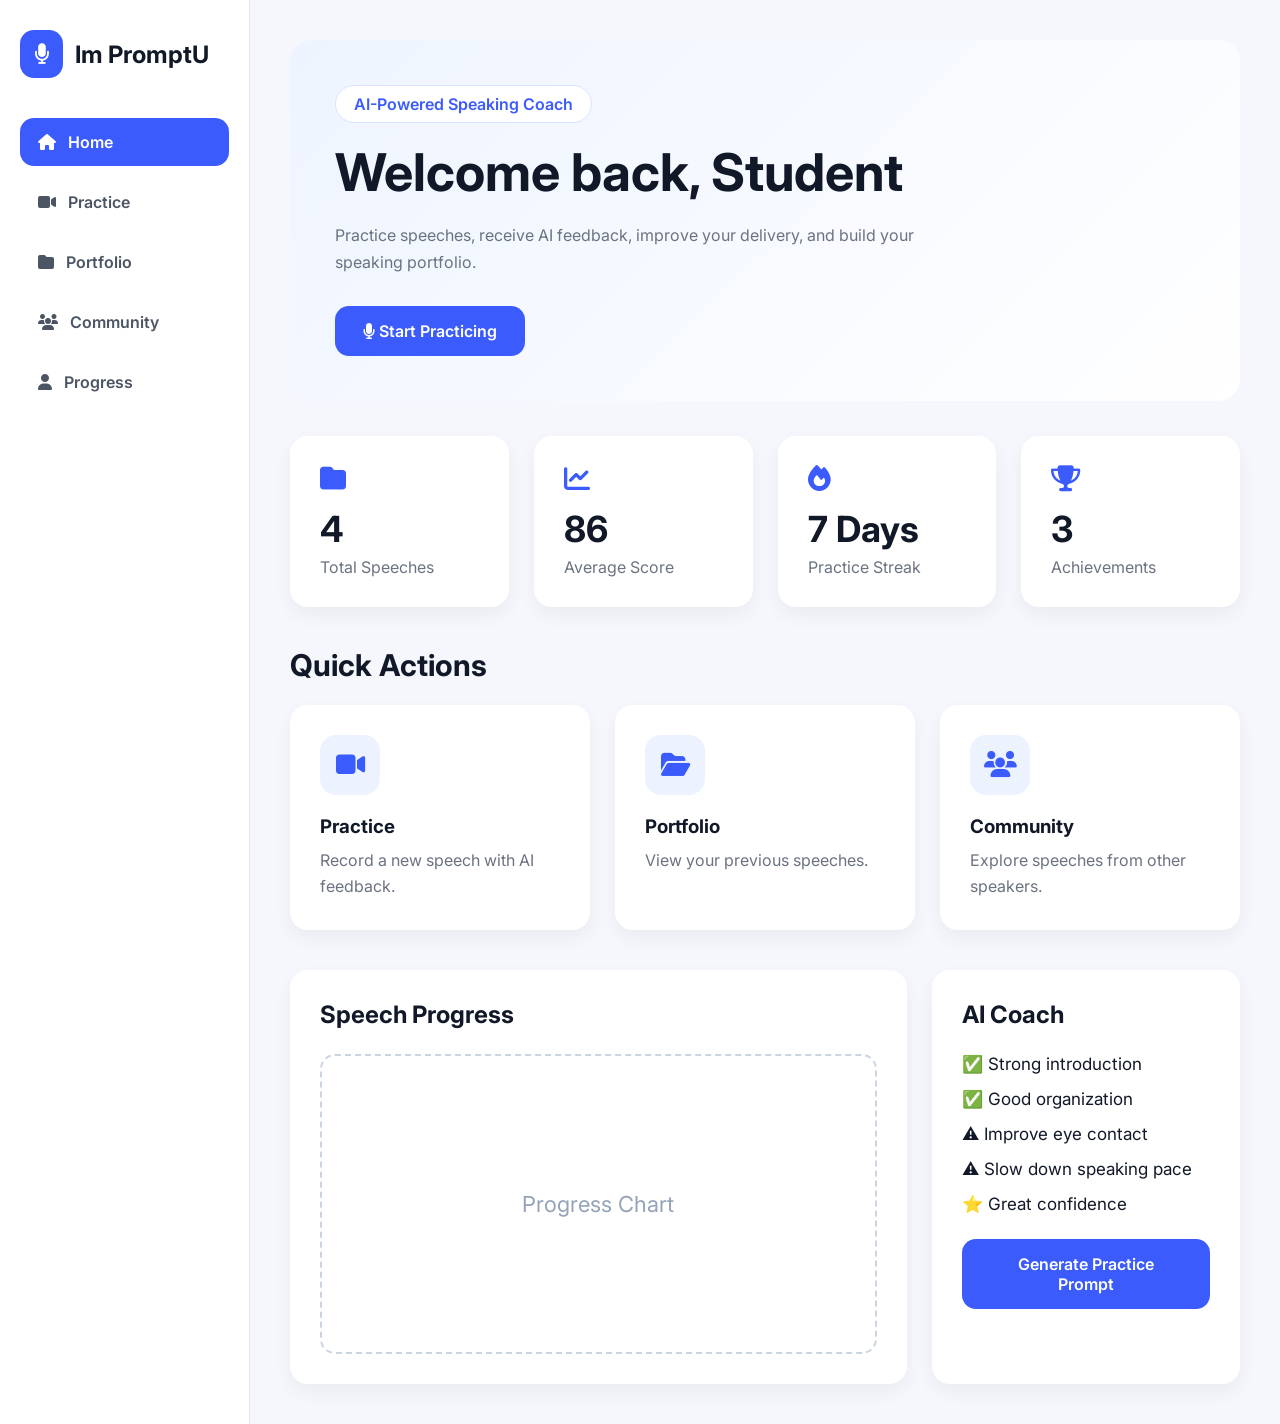
<file: Frontend/html files(structure)/index.html>
<!DOCTYPE html>
<html lang="en">
<head>
    <meta charset="UTF-8">
    <meta name="viewport" content="width=device-width, initial-scale=1.0">
    <title>SpeakUp AI</title>

<link rel="stylesheet" href="../css files(Design)/style.css">

    <link href="https://fonts.googleapis.com/css2?family=Inter:wght@300;400;500;600;700;800&display=swap" rel="stylesheet">

    <link rel="stylesheet"
    href="https://cdnjs.cloudflare.com/ajax/libs/font-awesome/6.5.2/css/all.min.css">
</head>

<body>

<div class="container">

    <!-- Sidebar -->

    <aside class="sidebar">

        <div class="logo">
            <i class="fa-solid fa-microphone"></i>
            <h2>Im PromptU</h2>
        </div>

        <nav>

            <a class="active" href="#">
                <i class="fa-solid fa-house"></i>
                Home
            </a>

            <a href="practice.html">
                <i class="fa-solid fa-video"></i>
                Practice
            </a>

            <a href="portfolio.html">
                <i class="fa-solid fa-folder"></i>
                Portfolio
            </a>

            <a href="community.html">
                <i class="fa-solid fa-users"></i>
                Community
            </a>

            <a href="progress.html">
                <i class="fa-solid fa-user"></i>
                Progress
            </a>

        </nav>

    </aside>

    <!-- Main Content -->

    <main class="main">

        <!-- Hero -->

        <section class="hero">

            <span class="badge">
                AI-Powered Speaking Coach
            </span>

            <h1>Welcome back, Student </h1>

            <p>
                Practice speeches, receive AI feedback,
                improve your delivery, and build your speaking portfolio.
            </p>

            <button class="primary-btn">
                <i class="fa-solid fa-microphone"></i>
                Start Practicing
            </button>

        </section>

        <!-- Stats -->

        <section class="stats">

            <div class="card">
                <i class="fa-solid fa-folder"></i>
                <h2>4</h2>
                <p>Total Speeches</p>
            </div>

            <div class="card">
                <i class="fa-solid fa-chart-line"></i>
                <h2>86</h2>
                <p>Average Score</p>
            </div>

            <div class="card">
                <i class="fa-solid fa-fire"></i>
                <h2>7 Days</h2>
                <p>Practice Streak</p>
            </div>

            <div class="card">
                <i class="fa-solid fa-trophy"></i>
                <h2>3</h2>
                <p>Achievements</p>
            </div>

        </section>

        <!-- Quick Actions -->

        <h2 class="section-title">Quick Actions</h2>

        <section class="actions">

            <div class="action-card">
                <i class="fa-solid fa-video"></i>
                <h3>Practice</h3>
                <p>Record a new speech with AI feedback.</p>
            </div>

            <div class="action-card">
                <i class="fa-solid fa-folder-open"></i>
                <h3>Portfolio</h3>
                <p>View your previous speeches.</p>
            </div>

            <div class="action-card">
                <i class="fa-solid fa-users"></i>
                <h3>Community</h3>
                <p>Explore speeches from other speakers.</p>
            </div>

        </section>

        <!-- Progress -->

        <section class="progress">

            <div class="large-card">

                <h2>Speech Progress</h2>

                <div class="chart-placeholder">

                    Progress Chart

                </div>

            </div>

            <div class="large-card">

                <h2>AI Coach</h2>

                <ul>

                    <li>✅ Strong introduction</li>

                    <li>✅ Good organization</li>

                    <li>⚠ Improve eye contact</li>

                    <li>⚠ Slow down speaking pace</li>

                    <li>⭐ Great confidence</li>

                </ul>

                <button class="primary-btn">

                    Generate Practice Prompt

                </button>

            </div>

        </section>

    </main>

</div>

<script src="../js files (Functionality)/app.js"></script>

</body>
</html>
</file>
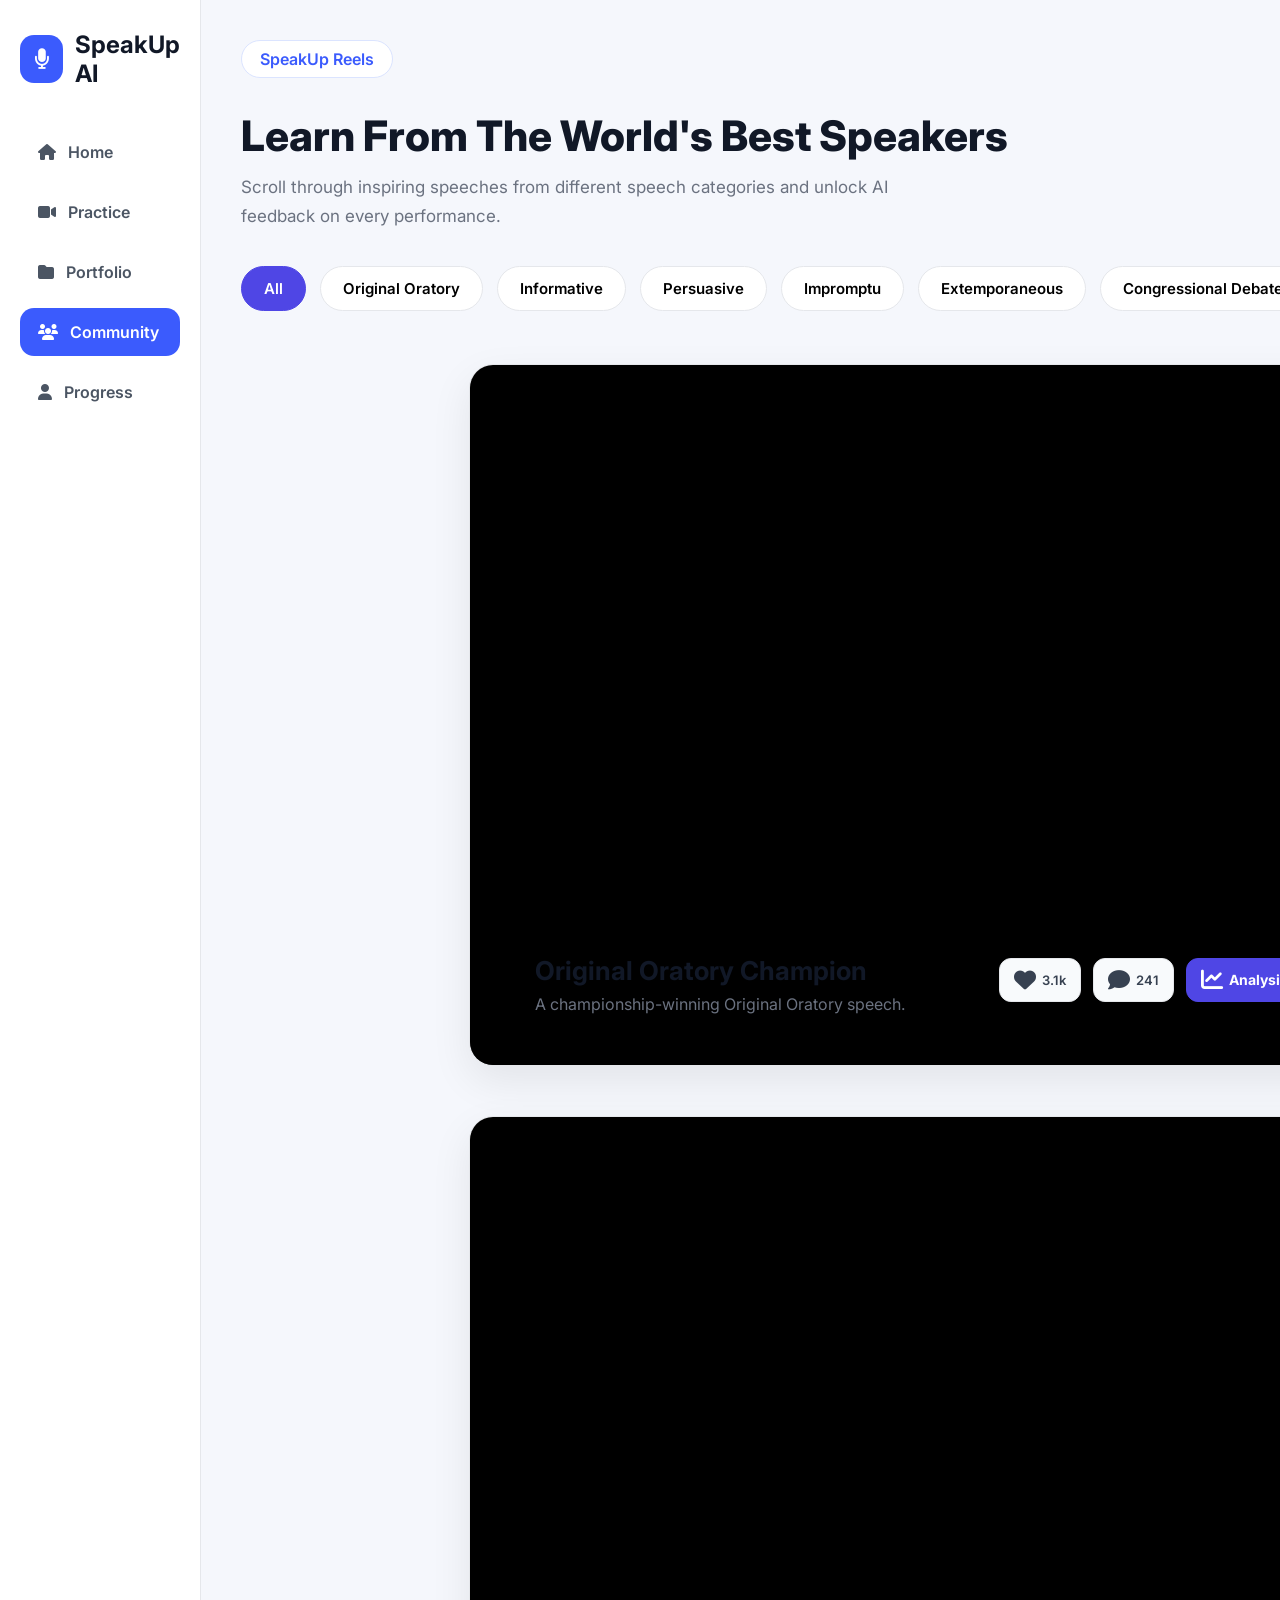
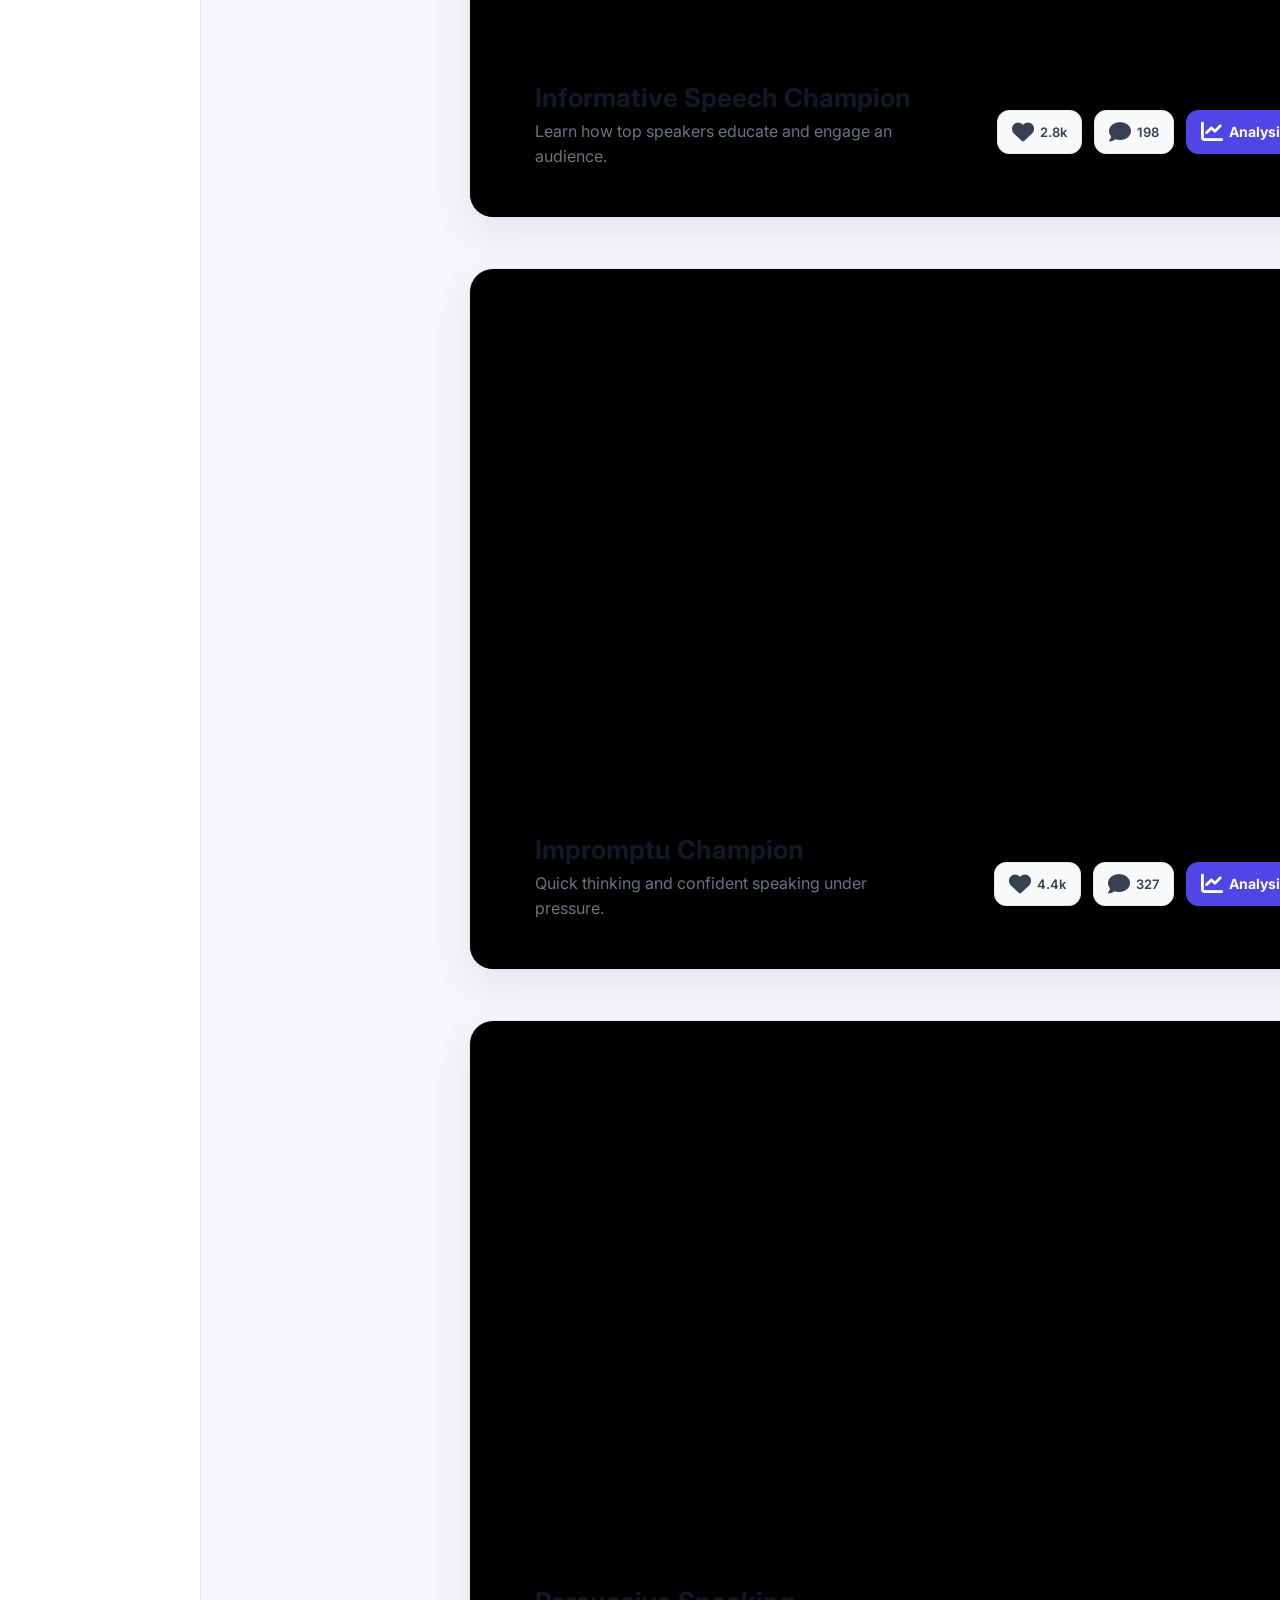
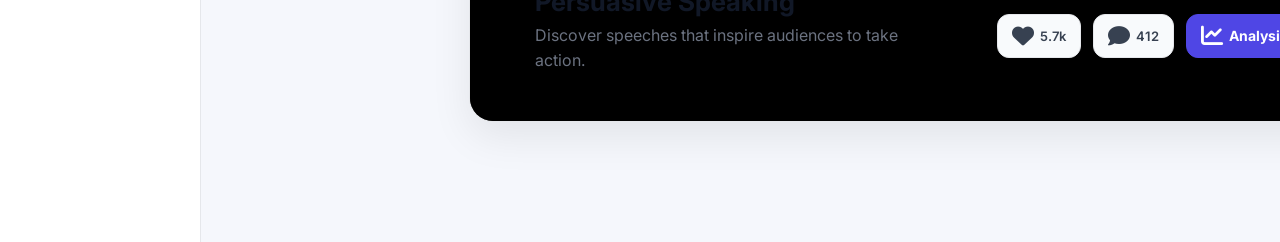
<file: Frontend/html files(structure)/community.html>
<!DOCTYPE html>
<html lang="en">

<head>

    <meta charset="UTF-8">

    <meta name="viewport"
          content="width=device-width, initial-scale=1.0">

    <title>SpeakUp AI | Community</title>

    <!-- Main CSS -->
    <link rel="stylesheet"
          href="../css files(Design)/style.css">

    <!-- Community CSS -->
    <link rel="stylesheet"
          href="../css files(Design)/community.css">

    <!-- Google Font -->
    <link href="https://fonts.googleapis.com/css2?family=Inter:wght@300;400;500;600;700;800&display=swap"
          rel="stylesheet">

    <!-- Font Awesome -->
    <link rel="stylesheet"
          href="https://cdnjs.cloudflare.com/ajax/libs/font-awesome/6.5.2/css/all.min.css">

</head>

<body>

<div class="container">

<!-- =====================================
SIDEBAR
===================================== -->

<aside class="sidebar">

    <div class="logo">

        <i class="fa-solid fa-microphone"></i>

        <h2>SpeakUp AI</h2>

    </div>

    <nav>

        <a href="index.html">

            <i class="fa-solid fa-house"></i>

            Home

        </a>

        <a href="practice.html">

            <i class="fa-solid fa-video"></i>

            Practice

        </a>

        <a href="portfolio.html">

            <i class="fa-solid fa-folder"></i>

            Portfolio

        </a>

        <a class="active"
           href="community.html">

            <i class="fa-solid fa-users"></i>

            Community

        </a>

        <a href="progress.html">

            <i class="fa-solid fa-user"></i>

            Progress

        </a>

    </nav>

</aside>

<!-- =====================================
MAIN CONTENT
===================================== -->

<main class="main">

<section class="community-header">

    <span class="badge">

        SpeakUp Reels

    </span>

    <h1>

        Learn From The World's Best Speakers

    </h1>

    <p>

        Scroll through inspiring speeches from different
        speech categories and unlock AI feedback on every
        performance.

    </p>

</section>

<!-- =====================================
CATEGORY BAR
===================================== -->

<div class="category-bar">

<button class="category active">

    All

</button>

<button class="category">

    Original Oratory

</button>

<button class="category">

    Informative

</button>

<button class="category">

    Persuasive

</button>

<button class="category">

    Impromptu

</button>

<button class="category">

    Extemporaneous

</button>

<button class="category">

    Congressional Debate

</button>

<button class="category">

    TED Talks

</button>

<button class="category">

    Toastmasters

</button>

</div>

<!-- =====================================
REELS CONTAINER
===================================== -->

<section class="reels-feed">

<!-- =====================================
REEL 1
===================================== -->

<div class="reel-card">

<div class="video-container">

<iframe

id="speechVideo"

src=""

title="Speech Video"

allowfullscreen>

</iframe>

</div>

<div class="reel-overlay">

<div class="speaker-info">

<h2>

Original Oratory Champion

</h2>

<p>

A championship-winning Original Oratory speech.

</p>

</div>

<div class="reel-actions">

<button class="action-btn">

<i class="fa-solid fa-heart"></i>

<span>3.1k</span>

</button>

<button class="action-btn">

<i class="fa-solid fa-comment"></i>

<span>241</span>

</button>

<button class="action-btn analysis-btn">

<i class="fa-solid fa-chart-line"></i>

Analysis

</button>

</div>

</div>

</div>

        <!-- =====================================
             REEL 2 - INFORMATIVE
        ====================================== -->

        <div class="reel-card">

            <div class="video-container">

                <iframe
                    src=""
                    title="Informative Speech"
                    allowfullscreen>
                </iframe>

            </div>

            <div class="reel-overlay">

                <div class="speaker-info">

                    <h2>Informative Speech Champion</h2>

                    <p>Learn how top speakers educate and engage an audience.</p>

                </div>

                <div class="reel-actions">

                    <button class="action-btn">
                        <i class="fa-solid fa-heart"></i>
                        <span>2.8k</span>
                    </button>

                    <button class="action-btn">
                        <i class="fa-solid fa-comment"></i>
                        <span>198</span>
                    </button>

                    <button class="action-btn analysis-btn">
                        <i class="fa-solid fa-chart-line"></i>
                        Analysis
                    </button>

                </div>

            </div>

        </div>



        <!-- =====================================
             REEL 3 - IMPROMPTU
        ====================================== -->

        <div class="reel-card">

            <div class="video-container">

                <iframe
                    src=""
                    title="Impromptu Speech"
                    allowfullscreen>
                </iframe>

            </div>

            <div class="reel-overlay">

                <div class="speaker-info">

                    <h2>Impromptu Champion</h2>

                    <p>Quick thinking and confident speaking under pressure.</p>

                </div>

                <div class="reel-actions">

                    <button class="action-btn">
                        <i class="fa-solid fa-heart"></i>
                        <span>4.4k</span>
                    </button>

                    <button class="action-btn">
                        <i class="fa-solid fa-comment"></i>
                        <span>327</span>
                    </button>

                    <button class="action-btn analysis-btn">
                        <i class="fa-solid fa-chart-line"></i>
                        Analysis
                    </button>

                </div>

            </div>

        </div>



        <!-- =====================================
             REEL 4 - PERSUASIVE
        ====================================== -->

        <div class="reel-card">

            <div class="video-container">

                <iframe
                    src=""
                    title="Persuasive Speech"
                    allowfullscreen>
                </iframe>

            </div>

            <div class="reel-overlay">

                <div class="speaker-info">

                    <h2>Persuasive Speaking</h2>

                    <p>Discover speeches that inspire audiences to take action.</p>

                </div>

                <div class="reel-actions">

                    <button class="action-btn">
                        <i class="fa-solid fa-heart"></i>
                        <span>5.7k</span>
                    </button>

                    <button class="action-btn">
                        <i class="fa-solid fa-comment"></i>
                        <span>412</span>
                    </button>

                    <button class="action-btn analysis-btn">
                        <i class="fa-solid fa-chart-line"></i>
                        Analysis
                    </button>

                </div>

            </div>

        </div>

    </section>



    <!-- =====================================
         AI ANALYSIS MODAL
    ====================================== -->

    <div class="analysis-modal" id="analysisModal">

        <div class="analysis-content">

            <span class="close-analysis">

                <i class="fa-solid fa-xmark"></i>

            </span>

            <h2>AI Speech Analysis</h2>

            <div class="analysis-score">

                <h1>94</h1>

                <span>/100</span>

            </div>

            <div class="analysis-grid">

                <div class="analysis-box">

                    <h3>Eye Contact</h3>

                    <span>96%</span>

                </div>

                <div class="analysis-box">

                    <h3>Confidence</h3>

                    <span>95%</span>

                </div>

                <div class="analysis-box">

                    <h3>Voice Clarity</h3>

                    <span>97%</span>

                </div>

                <div class="analysis-box">

                    <h3>Speaking Pace</h3>

                    <span>89%</span>

                </div>

                <div class="analysis-box">

                    <h3>Body Language</h3>

                    <span>93%</span>

                </div>

                <div class="analysis-box">

                    <h3>Organization</h3>

                    <span>98%</span>

                </div>

            </div>

            <div class="analysis-feedback">

                <h3>AI Suggestions</h3>

                <ul>

                    <li>✅ Excellent opening that immediately grabs attention.</li>

                    <li>✅ Strong confidence throughout the speech.</li>

                    <li>⚠ Slow down slightly during transitions.</li>

                    <li>⚠ Hold eye contact longer before changing slides.</li>

                    <li>⭐ Outstanding conclusion and memorable closing statement.</li>

                </ul>

            </div>

        </div>

    </div>

</main>

</div>

<script src="../js files (Functionality)/community.js"></script>

</body>
</html>
</file>
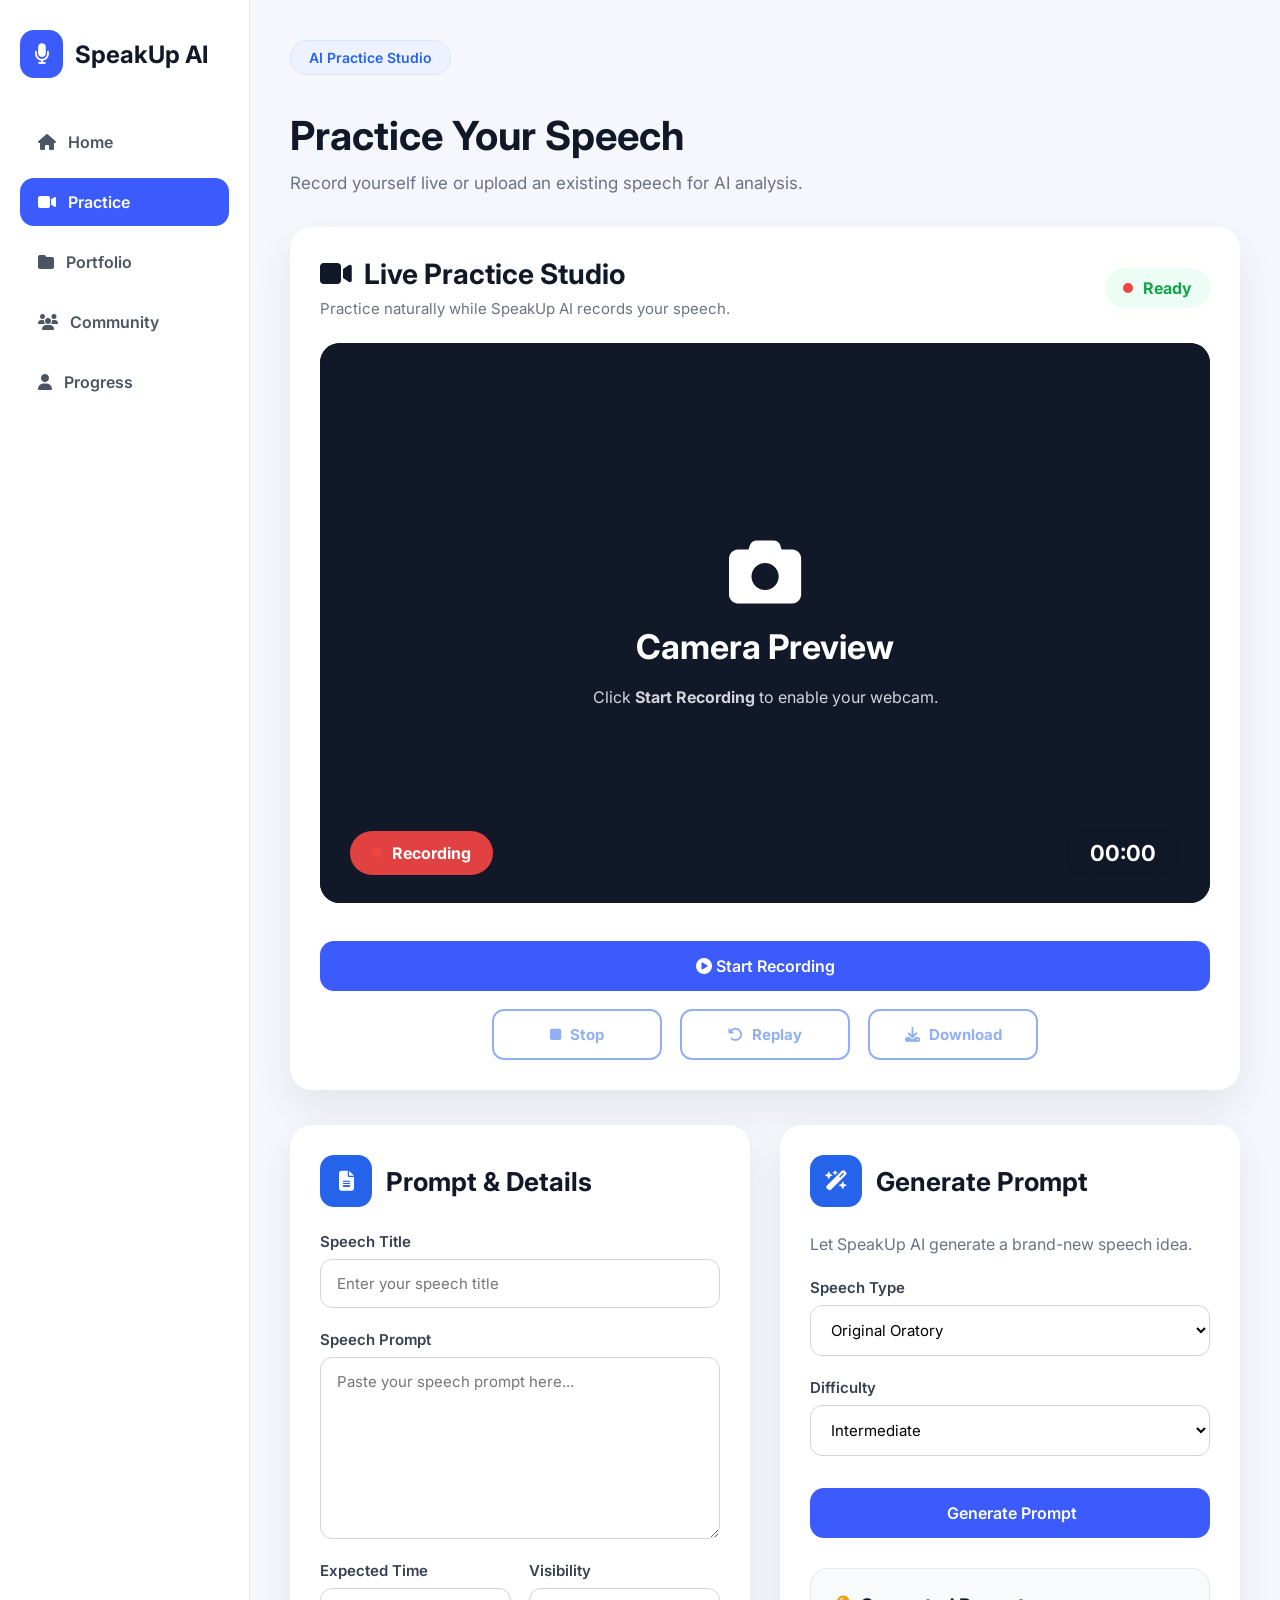
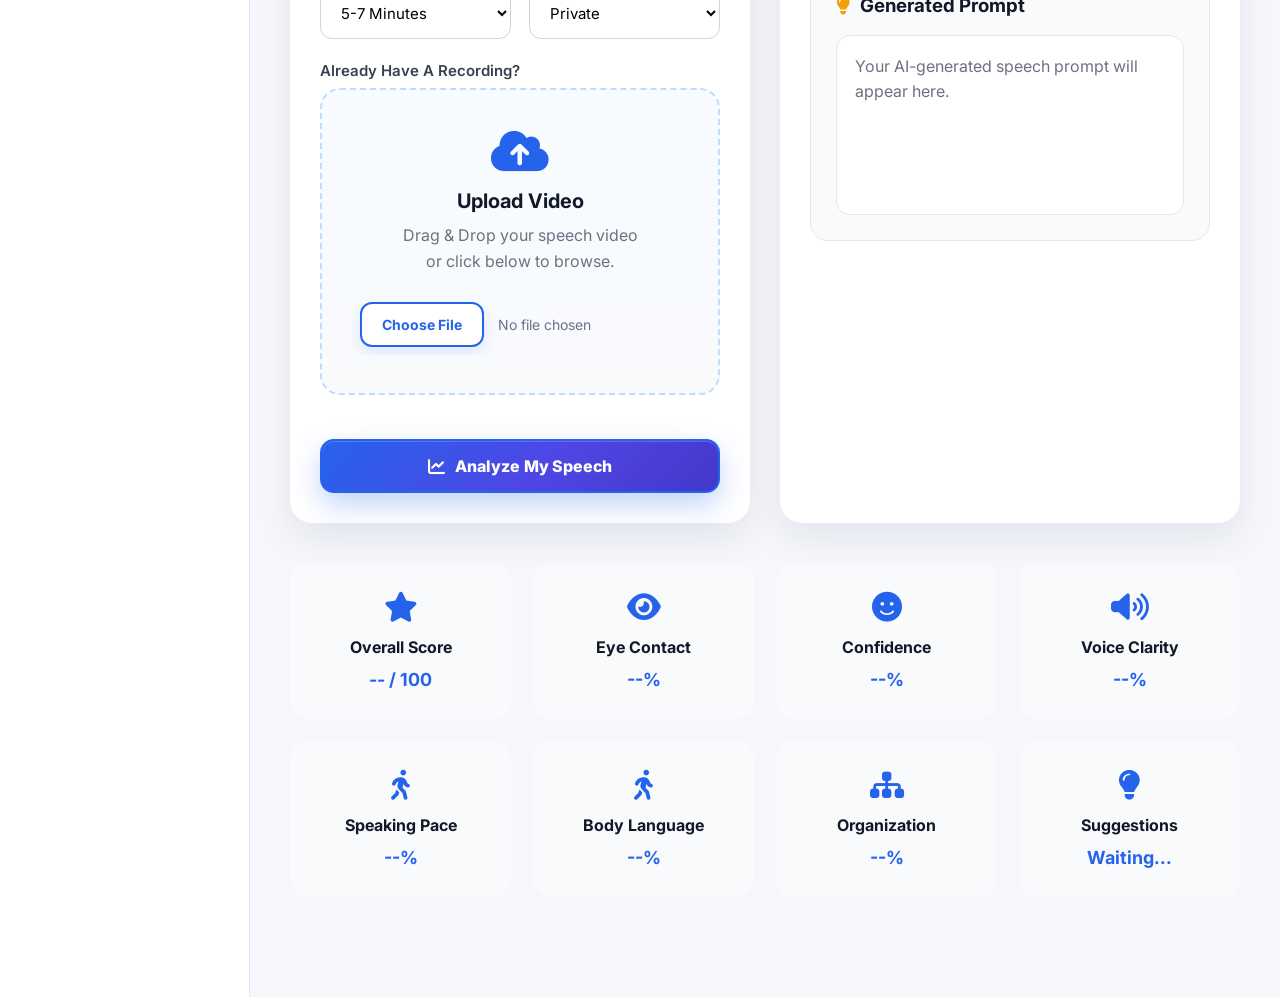
<file: Frontend/html files(structure)/practice.html>
<!DOCTYPE html>
<html lang="en">

<head>

    <meta charset="UTF-8">

    <meta name="viewport" content="width=device-width, initial-scale=1.0">

    <title>SpeakUp AI | Practice Studio</title>

    <!-- Main CSS -->
    <link rel="stylesheet" href="../css files(Design)/style.css">

    <!-- Practice CSS -->
    <link rel="stylesheet" href="../css files(Design)/practice.css">

    <!-- Google Font -->
    <link href="https://fonts.googleapis.com/css2?family=Inter:wght@300;400;500;600;700;800&display=swap" rel="stylesheet">

    <!-- Font Awesome -->
    <link rel="stylesheet"
    href="https://cdnjs.cloudflare.com/ajax/libs/font-awesome/6.5.2/css/all.min.css">

</head>

<body>

<div class="container">

    <!-- Sidebar -->

    <aside class="sidebar">

        <div class="logo">

            <i class="fa-solid fa-microphone"></i>

            <h2>SpeakUp AI</h2>

        </div>

        <nav>

            <a href="index.html">

                <i class="fa-solid fa-house"></i>

                Home

            </a>

            <a class="active" href="practice.html">

                <i class="fa-solid fa-video"></i>

                Practice

            </a>

            <a href="portfolio.html">

                <i class="fa-solid fa-folder"></i>

                Portfolio

            </a>

            <a href="community.html">

                <i class="fa-solid fa-users"></i>

                Community

            </a>

            <a href="progress.html">

                <i class="fa-solid fa-user"></i>

                Progress

            </a>

        </nav>

    </aside>

    <!-- Main -->

    <main class="main">

        <section class="practice-header">

            <span class="badge">

                AI Practice Studio

            </span>

            <h1>Practice Your Speech</h1>

            <p>

                Record yourself live or upload an existing speech for AI analysis.

            </p>

        </section>

        <!-- ==============================
             LIVE CAMERA STUDIO
        =============================== -->

        <section class="studio-card">

            <div class="studio-header">

                <div>

                    <h2>

                        <i class="fa-solid fa-video"></i>

                        Live Practice Studio

                    </h2>

                    <p>

                        Practice naturally while SpeakUp AI records your speech.

                    </p>

                </div>

                <div id="recordStatus" class="recording-status">

                    <span class="record-dot"></span>

                    Ready

                </div>

            </div>

            <!-- Camera -->

            <div class="camera-wrapper">

                <video

                    id="camera"

                    autoplay

                    muted

                    playsinline>

                </video>

                <!-- Placeholder -->

                <div id="cameraPlaceholder" class="camera-placeholder">

                    <i class="fa-solid fa-camera"></i>

                    <h2>Camera Preview</h2>

                    <p>

                        Click <strong>Start Recording</strong> to enable your webcam.

                    </p>

                </div>

                <!-- Overlay -->

                <div class="camera-overlay">

                    <div class="recording-pill">

                        <span class="record-dot"></span>

                        Recording

                    </div>

                    <div id="timer">

                        00:00

                    </div>

                </div>

            </div>

            <!-- Controls -->

            <div class="recording-controls">

                <button
                    id="startRecording"
                    class="primary-btn">

                    <i class="fa-solid fa-circle-play"></i>

                    Start Recording

                </button>

                <button
                    id="stopRecording"
                    class="secondary-btn">

                    <i class="fa-solid fa-stop"></i>

                    Stop

                </button>

                <button
                    id="replayRecording"
                    class="secondary-btn">

                    <i class="fa-solid fa-rotate-left"></i>

                    Replay

                </button>

                <button
                    id="downloadRecording"
                    class="secondary-btn">

                    <i class="fa-solid fa-download"></i>

                    Download

                </button>

            </div>

        </section>

        <!-- =====================================
             LOWER SECTION STARTS HERE
        ====================================== -->

        <section class="bottom-grid">
                    <!-- ==========================
             Prompt & Details
        =========================== -->

        <div class="practice-card">

            <div class="card-header">

                <i class="fa-solid fa-file-lines"></i>

                <h2>Prompt & Details</h2>

            </div>

            <div class="form-group">

                <label>Speech Title</label>

                <input
                    type="text"
                    placeholder="Enter your speech title">

            </div>

            <div class="form-group">

                <label>Speech Prompt</label>

                <textarea
                    rows="8"
                    placeholder="Paste your speech prompt here..."></textarea>

            </div>

            <div class="form-row">

                <div class="form-group">

                    <label>Expected Time</label>

                    <select>

                        <option>3-5 Minutes</option>
                        <option selected>5-7 Minutes</option>
                        <option>8-10 Minutes</option>

                    </select>

                </div>

                <div class="form-group">

                    <label>Visibility</label>

                    <select>

                        <option selected>Private</option>
                        <option>Public</option>

                    </select>

                </div>

            </div>

            <!-- Upload Existing Video -->

            <div class="form-group">

                <label>Already Have A Recording?</label>

                <div class="upload-box">

                    <i class="fa-solid fa-cloud-arrow-up"></i>

                    <h3>Upload Video</h3>

                    <p>

                        Drag & Drop your speech video
                        <br>
                        or click below to browse.

                    </p>

                    <input
                        type="file"
                        id="videoUpload"
                        accept="video/*">

                </div>

            </div>

        
<button type="button" class="analyze-btn">
    <i class="fa-solid fa-chart-line"></i>
    Analyze My Speech
</button>

        </div>

        <!-- ==========================
             Generate Prompt
        =========================== -->

        <div class="practice-card">

            <div class="card-header">

                <i class="fa-solid fa-wand-magic-sparkles"></i>

                <h2>Generate Prompt</h2>

            </div>

            <p>

                Let SpeakUp AI generate a brand-new speech idea.

            </p>

            <div class="form-group">

                <label>Speech Type</label>

                <select>

                    <option>Original Oratory</option>
                    <option>Informative</option>
                    <option>Persuasive</option>
                    <option>Impromptu</option>

                </select>

            </div>

            <div class="form-group">

                <label>Difficulty</label>

                <select>

                    <option>Beginner</option>
                    <option selected>Intermediate</option>
                    <option>Advanced</option>

                </select>

            </div>

            <button
                id="generatePrompt"
                class="primary-btn">

                <i class="fa-solid fa-sparkles"></i>

                Generate Prompt

            </button>

            <!-- Generated Prompt -->

            <div class="generated-prompt">

                <h3>

                    <i class="fa-solid fa-lightbulb"></i>

                    Generated Prompt

                </h3>

                <div id="generatedPromptText">

                    <p>

                        Your AI-generated speech prompt will appear here.

                    </p>

                </div>

            </div>

        </div>

    </section>
            <!-- =====================================
             AI FEEDBACK
        ====================================== -->

        <section class="feedback-section">

            <div class="feedback-grid">

    <div class="feedback-box">
        <i class="fa-solid fa-star"></i>
        <h3>Overall Score</h3>
        <span id="overallScore">-- / 100</span>
    </div>

    <div class="feedback-box">
        <i class="fa-solid fa-eye"></i>
        <h3>Eye Contact</h3>
        <span id="eyeContactScore">--%</span>
    </div>

    <div class="feedback-box">
        <i class="fa-solid fa-face-smile"></i>
        <h3>Confidence</h3>
        <span id="confidenceScore">--%</span>
    </div>

    <div class="feedback-box">
        <i class="fa-solid fa-volume-high"></i>
        <h3>Voice Clarity</h3>
        <span id="voiceClarityScore">--%</span>
    </div>

    <div class="feedback-box">
        <i class="fa-solid fa-person-walking"></i>
        <h3>Speaking Pace</h3>
        <span id="speakingPaceScore">--%</span>
    </div>

    <div class="feedback-box">
        <i class="fa-solid fa-person-walking"></i>
        <h3>Body Language</h3>
        <span id="bodyLanguageScore">--%</span>
    </div>

    <div class="feedback-box">
        <i class="fa-solid fa-sitemap"></i>
        <h3>Organization</h3>
        <span id="organizationScore">--%</span>
    </div>

    <div class="feedback-box">
        <i class="fa-solid fa-lightbulb"></i>
        <h3>Suggestions</h3>
        <span id="suggestions">Waiting...</span>
    </div>

</div>

                </div>

            </div>

        </section>

    </main>

</div>

<!-- Practice JavaScript -->

<script src="../js files (Functionality)/practice.js"></script>

</body>

</html>
</file>
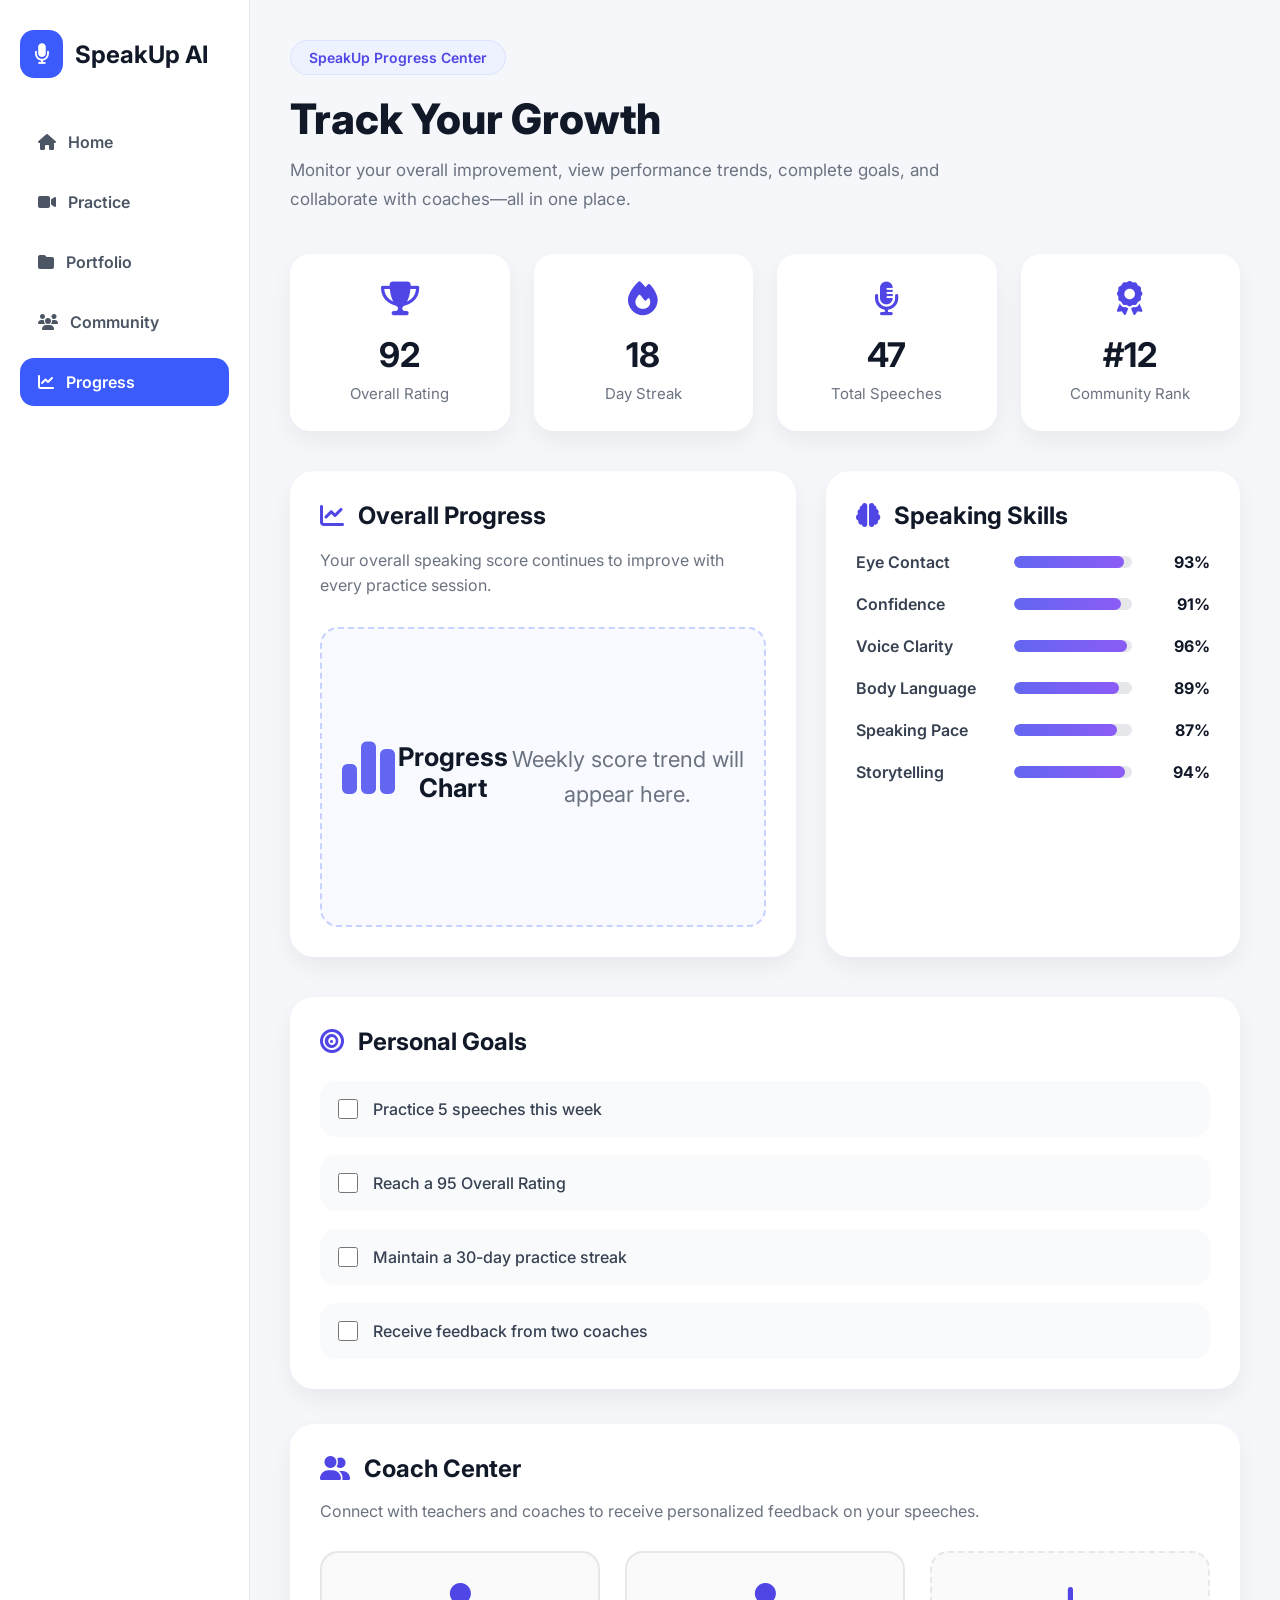
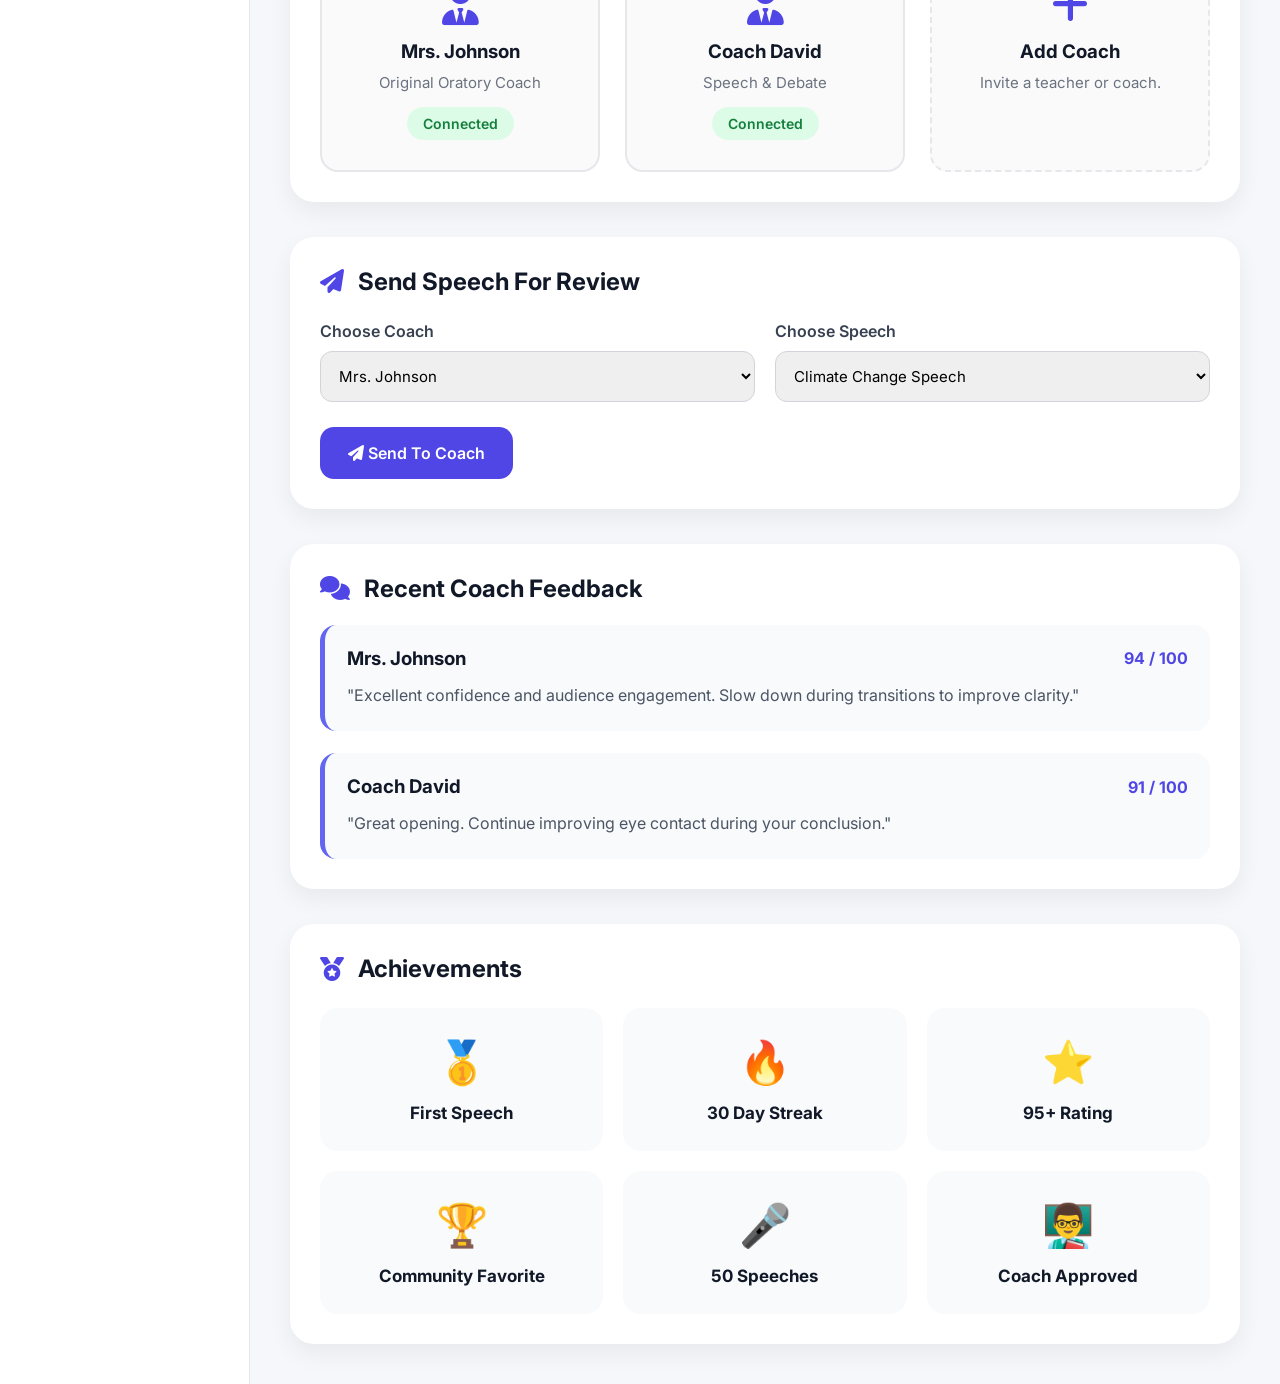
<file: Frontend/html files(structure)/progress.html>
<!DOCTYPE html>
<html lang="en">

<head>

    <meta charset="UTF-8">

    <meta name="viewport" content="width=device-width, initial-scale=1.0">

    <title>SpeakUp AI | Progress</title>

    <!-- Main CSS -->
    <link rel="stylesheet" href="../css files(Design)/style.css">

    <!-- Progress CSS -->
    <link rel="stylesheet" href="../css files(Design)/progress.css">

    <!-- Google Font -->
    <link href="https://fonts.googleapis.com/css2?family=Inter:wght@300;400;500;600;700;800&display=swap" rel="stylesheet">

    <!-- Font Awesome -->
    <link rel="stylesheet"
    href="https://cdnjs.cloudflare.com/ajax/libs/font-awesome/6.5.2/css/all.min.css">

</head>

<body>

<div class="container">

    <!-- ===================================
                 SIDEBAR
    ==================================== -->

    <aside class="sidebar">

        <div class="logo">

            <i class="fa-solid fa-microphone"></i>

            <h2>SpeakUp AI</h2>

        </div>

        <nav>

            <a href="index.html">

                <i class="fa-solid fa-house"></i>

                Home

            </a>

            <a href="practice.html">

                <i class="fa-solid fa-video"></i>

                Practice

            </a>

            <a href="portfolio.html">

                <i class="fa-solid fa-folder"></i>

                Portfolio

            </a>

            <a href="community.html">

                <i class="fa-solid fa-users"></i>

                Community

            </a>

            <a class="active" href="progress.html">

                <i class="fa-solid fa-chart-line"></i>

                Progress

            </a>

        </nav>

    </aside>

    <!-- ===================================
               MAIN CONTENT
    ==================================== -->

    <main class="main">

        <!-- Header -->

        <section class="progress-header">

            <span class="badge">

                SpeakUp Progress Center

            </span>

            <h1>

                Track Your Growth

            </h1>

            <p>

                Monitor your overall improvement, view performance trends,
                complete goals, and collaborate with coaches—all in one place.

            </p>

        </section>

        <!-- ===================================
                 OVERALL STATS
        ==================================== -->

        <section class="stats-grid">

            <div class="stat-card">

                <i class="fa-solid fa-trophy"></i>

                <h2>95</h2>

                <span>Overall Rating</span>

            </div>

            <div class="stat-card">

                <i class="fa-solid fa-fire"></i>

                <h2>18</h2>

                <span>Day Streak</span>

            </div>

            <div class="stat-card">

                <i class="fa-solid fa-microphone-lines"></i>

                <h2>47</h2>

                <span>Total Speeches</span>

            </div>

            <div class="stat-card">

                <i class="fa-solid fa-award"></i>

                <h2>#12</h2>

                <span>Community Rank</span>

            </div>

        </section>

        <!-- ===================================
                 PERFORMANCE OVERVIEW
        ==================================== -->

        <section class="overview-grid">

            <!-- Overall Progress -->

            <div class="progress-card">

                <div class="card-header">

                    <i class="fa-solid fa-chart-line"></i>

                    <h2>Overall Progress</h2>

                </div>

                <p>

                    Your overall speaking score continues to improve with every
                    practice session.

                </p>

                <div class="chart-placeholder">

                    <i class="fa-solid fa-chart-simple"></i>

                    <h3>Progress Chart</h3>

                    <p>

                        Weekly score trend will appear here.

                    </p>

                </div>

            </div>

            <!-- Speaking Skills -->

            <div class="progress-card">

                <div class="card-header">

                    <i class="fa-solid fa-brain"></i>

                    <h2>Speaking Skills</h2>

                </div>

                <div class="skill-row">

                    <span>Eye Contact</span>

                    <div class="skill-bar">

                        <div class="skill-fill eye"></div>

                    </div>

                    <strong>93%</strong>

                </div>

                <div class="skill-row">

                    <span>Confidence</span>

                    <div class="skill-bar">

                        <div class="skill-fill confidence"></div>

                    </div>

                    <strong>91%</strong>

                </div>

                <div class="skill-row">

                    <span>Voice Clarity</span>

                    <div class="skill-bar">

                        <div class="skill-fill voice"></div>

                    </div>

                    <strong>96%</strong>

                </div>

                <div class="skill-row">

                    <span>Body Language</span>

                    <div class="skill-bar">

                        <div class="skill-fill body"></div>

                    </div>

                    <strong>89%</strong>

                </div>

                <div class="skill-row">

                    <span>Speaking Pace</span>

                    <div class="skill-bar">

                        <div class="skill-fill pace"></div>

                    </div>

                    <strong>87%</strong>

                </div>

                <div class="skill-row">

                    <span>Storytelling</span>

                    <div class="skill-bar">

                        <div class="skill-fill story"></div>

                    </div>

                    <strong>94%</strong>

                </div>

            </div>

        </section>
                <!-- ===================================
                PERSONAL GOALS
        ==================================== -->

        <section class="goals-card">

            <div class="card-header">

                <i class="fa-solid fa-bullseye"></i>

                <h2>Personal Goals</h2>

            </div>

            <div class="goal-list">

                <label class="goal-item">

                    <input type="checkbox">

                    <span>Practice 5 speeches this week</span>

                </label>

                <label class="goal-item">

                    <input type="checkbox">

                    <span>Reach a 95 Overall Rating</span>

                </label>

                <label class="goal-item">

                    <input type="checkbox">

                    <span>Maintain a 30-day practice streak</span>

                </label>

                <label class="goal-item">

                    <input type="checkbox">

                    <span>Receive feedback from two coaches</span>

                </label>

            </div>

        </section>



        <!-- ===================================
                COACH CENTER
        ==================================== -->

        <section class="coach-center">

            <div class="card-header">

                <i class="fa-solid fa-user-group"></i>

                <h2>Coach Center</h2>

            </div>

            <p>

                Connect with teachers and coaches to receive
                personalized feedback on your speeches.

            </p>

            <div class="coach-grid">

                <div class="coach-card">

                    <i class="fa-solid fa-user-tie"></i>

                    <h3>Mrs. Johnson</h3>

                    <p>Original Oratory Coach</p>

                    <span class="connected">

                        Connected

                    </span>

                </div>

                <div class="coach-card">

                    <i class="fa-solid fa-user-tie"></i>

                    <h3>Coach David</h3>

                    <p>Speech & Debate</p>

                    <span class="connected">

                        Connected

                    </span>

                </div>

                <div class="coach-card add-coach">

                    <i class="fa-solid fa-plus"></i>

                    <h3>Add Coach</h3>

                    <p>

                        Invite a teacher or coach.

                    </p>

                </div>

            </div>

        </section>



        <!-- ===================================
             SEND TO COACH
        ==================================== -->

        <section class="share-card">

            <div class="card-header">

                <i class="fa-solid fa-paper-plane"></i>

                <h2>Send Speech For Review</h2>

            </div>

            <div class="share-grid">

                <div class="form-group">

                    <label>

                        Choose Coach

                    </label>

                    <select>

                        <option>

                            Mrs. Johnson

                        </option>

                        <option>

                            Coach David

                        </option>

                    </select>

                </div>

                <div class="form-group">

                    <label>

                        Choose Speech

                    </label>

                    <select>

                        <option>

                            Climate Change Speech

                        </option>

                        <option>

                            Leadership Speech

                        </option>

                        <option>

                            Kindness Presentation

                        </option>

                    </select>

                </div>

            </div>

            <button class="primary-btn">

                <i class="fa-solid fa-paper-plane"></i>

                Send To Coach

            </button>

        </section>



        <!-- ===================================
                COACH FEEDBACK
        ==================================== -->

        <section class="feedback-card">

            <div class="card-header">

                <i class="fa-solid fa-comments"></i>

                <h2>Recent Coach Feedback</h2>

            </div>

            <div class="feedback-item">

                <div class="feedback-top">

                    <h3>

                        Mrs. Johnson

                    </h3>

                    <span>

                        94 / 100

                    </span>

                </div>

                <p>

                    "Excellent confidence and audience engagement.
                    Slow down during transitions to improve clarity."

                </p>

            </div>

            <div class="feedback-item">

                <div class="feedback-top">

                    <h3>

                        Coach David

                    </h3>

                    <span>

                        91 / 100

                    </span>

                </div>

                <p>

                    "Great opening. Continue improving eye contact
                    during your conclusion."

                </p>

            </div>

        </section>



        <!-- ===================================
                 ACHIEVEMENTS
        ==================================== -->

        <section class="achievements-card">

            <div class="card-header">

                <i class="fa-solid fa-medal"></i>

                <h2>Achievements</h2>

            </div>

            <div class="achievement-grid">

                <div class="achievement">

                    🥇

                    <h3>

                        First Speech

                    </h3>

                </div>

                <div class="achievement">

                    🔥

                    <h3>

                        30 Day Streak

                    </h3>

                </div>

                <div class="achievement">

                    ⭐

                    <h3>

                        95+ Rating

                    </h3>

                </div>

                <div class="achievement">

                    🏆

                    <h3>

                        Community Favorite

                    </h3>

                </div>

                <div class="achievement">

                    🎤

                    <h3>

                        50 Speeches

                    </h3>

                </div>

                <div class="achievement">

                    👨‍🏫

                    <h3>

                        Coach Approved

                    </h3>

                </div>

            </div>

        </section>

    </main>

</div>

<script src="../js files (Functionality)/progress.js"></script>

</body>

</html>
</file>
<file: Frontend/css files(Design)/style.css>
/* ===========================
   Google Font
=========================== */

*{
    margin:0;
    padding:0;
    box-sizing:border-box;
    font-family:'Inter',sans-serif;
}

body{
    background:#f5f7fc;
    color:#111827;
}

/* ===========================
   Layout
=========================== */

.container{
    display:flex;
    min-height:100vh;
}

/* ===========================
   Sidebar
=========================== */

.sidebar{
    width:250px;
    background:#ffffff;
    border-right:1px solid #e5e7eb;
    padding:30px 20px;
    display:flex;
    flex-direction:column;
}

.logo{
    display:flex;
    align-items:center;
    gap:12px;
    margin-bottom:40px;
}

.logo i{
    background:#3b5bfd;
    color:white;
    padding:14px;
    border-radius:14px;
    font-size:20px;
}

.logo h2{
    font-size:24px;
}

.sidebar nav{
    display:flex;
    flex-direction:column;
    gap:12px;
}

.sidebar nav a{
    text-decoration:none;
    color:#4b5563;
    padding:14px 18px;
    border-radius:14px;
    display:flex;
    align-items:center;
    gap:12px;
    transition:.3s;
    font-weight:600;
}

.sidebar nav a:hover{
    background:#edf2ff;
    color:#3b5bfd;
}

.sidebar .active{
    background:#3b5bfd;
    color:white;
}

/* ===========================
   Main
=========================== */

.main{
    flex:1;
    padding:40px;
}

/* ===========================
   Hero
=========================== */

.hero{

    background:linear-gradient(
        135deg,
        #eef4ff,
        #ffffff
    );

    padding:45px;
    border-radius:22px;
    margin-bottom:35px;
}

.badge{

    display:inline-block;

    padding:8px 18px;

    border-radius:30px;

    background:white;

    color:#3b5bfd;

    font-weight:600;

    margin-bottom:18px;

    border:1px solid #dbe4ff;
}

.hero h1{

    font-size:52px;

    margin-bottom:18px;
}

.hero p{

    color:#6b7280;

    max-width:650px;

    line-height:1.7;

    margin-bottom:30px;
}

/* ===========================
   Buttons
=========================== */

.primary-btn{

    background:#3b5bfd;

    color:white;

    border:none;

    padding:15px 28px;

    border-radius:14px;

    font-size:16px;

    font-weight:600;

    cursor:pointer;

    transition:.3s;
}

.primary-btn:hover{

    background:#2447ee;

    transform:translateY(-2px);

    box-shadow:0 15px 35px rgba(59,91,253,.25);

}

/* ===========================
   Statistics
=========================== */

.stats{

    display:grid;

    grid-template-columns:repeat(4,1fr);

    gap:25px;

    margin-bottom:40px;
}

.card{

    background:white;

    border-radius:18px;

    padding:30px;

    box-shadow:0 8px 20px rgba(0,0,0,.05);

    transition:.3s;
}

.card:hover{

    transform:translateY(-5px);

    box-shadow:0 20px 40px rgba(0,0,0,.08);
}

.card i{

    font-size:26px;

    color:#3b5bfd;

    margin-bottom:15px;
}

.card h2{

    font-size:36px;

    margin-bottom:6px;
}

.card p{

    color:#6b7280;
}

/* ===========================
   Section Titles
=========================== */

.section-title{

    margin-bottom:22px;

    font-size:30px;
}

/* ===========================
   Quick Actions
=========================== */

.actions{

    display:grid;

    grid-template-columns:repeat(3,1fr);

    gap:25px;

    margin-bottom:40px;
}

.action-card{

    background:white;

    padding:30px;

    border-radius:18px;

    box-shadow:0 8px 20px rgba(0,0,0,.05);

    transition:.3s;

    cursor:pointer;
}

.action-card:hover{

    transform:translateY(-5px);

    box-shadow:0 20px 40px rgba(0,0,0,.08);
}

.action-card i{

    width:60px;

    height:60px;

    background:#edf2ff;

    color:#3b5bfd;

    border-radius:16px;

    display:flex;

    justify-content:center;

    align-items:center;

    font-size:26px;

    margin-bottom:20px;
}

.action-card h3{

    margin-bottom:10px;
}

.action-card p{

    color:#6b7280;

    line-height:1.6;
}

/* ===========================
   Bottom Grid
=========================== */

.progress{

    display:grid;

    grid-template-columns:2fr 1fr;

    gap:25px;
}

.large-card{

    background:white;

    border-radius:18px;

    padding:30px;

    box-shadow:0 8px 20px rgba(0,0,0,.05);
}

.large-card h2{

    margin-bottom:25px;
}

.chart-placeholder{

    height:300px;

    border:2px dashed #cbd5e1;

    border-radius:15px;

    display:flex;

    justify-content:center;

    align-items:center;

    color:#94a3b8;

    font-size:22px;
}

.large-card ul{

    list-style:none;

    margin-bottom:25px;
}

.large-card ul li{

    margin-bottom:15px;

    font-size:17px;
}

/* ===========================
   Responsive
=========================== */

@media(max-width:1100px){

.stats{

grid-template-columns:repeat(2,1fr);

}

.actions{

grid-template-columns:1fr;

}

.progress{

grid-template-columns:1fr;

}

}

@media(max-width:800px){

.container{

flex-direction:column;

}

.sidebar{

width:100%;

}

.main{

padding:20px;

}

.hero h1{

font-size:38px;

}

.stats{

grid-template-columns:1fr;

}

}
</file>
<file: Frontend/css files(Design)/community.css>
/* ==========================================================
   SPEAKUP AI
   COMMUNITY PAGE
   PART 1
========================================================== */


/* ==========================================
   COMMUNITY HEADER
========================================== */

.community-header{

    margin-bottom:35px;

}

.community-header h1{

    font-size:42px;

    font-weight:800;

    color:#111827;

    margin-top:14px;

}

.community-header p{

    max-width:700px;

    margin-top:12px;

    color:#6b7280;

    font-size:17px;

    line-height:1.7;

}



/* ==========================================
   CATEGORY BAR
========================================== */

.category-bar{

    display:flex;

    gap:14px;

    overflow-x:auto;

    padding-bottom:18px;

    margin-bottom:35px;

    scrollbar-width:none;

}

.category-bar::-webkit-scrollbar{

    display:none;

}

.category{

    border:none;

    background:white;

    border:1px solid #e5e7eb;

    padding:12px 22px;

    border-radius:999px;

    cursor:pointer;

    white-space:nowrap;

    font-size:15px;

    font-weight:600;

    transition:.25s;

}

.category:hover{

    background:#eef2ff;

    color:#4f46e5;

    border-color:#4f46e5;

}

.category.active{

    background:#4f46e5;

    color:white;

    border-color:#4f46e5;

}



/* ==========================================
   REELS FEED
========================================== */

.reels-feed{

    display:flex;

    flex-direction:column;

    align-items:center;

    gap:50px;

    padding-bottom:80px;

}



/* ==========================================
   REEL CARD
========================================== */

.reel-card{

    position:relative;

    width:100%;

    max-width:900px;

    background:white;

    border-radius:24px;

    overflow:hidden;

    border:1px solid #e5e7eb;

    box-shadow:0 15px 40px rgba(0,0,0,.08);

    transition:.3s;

}

.reel-card:hover{

    transform:translateY(-6px);

    box-shadow:0 25px 55px rgba(0,0,0,.12);

}



/* ==========================================
   VIDEO CONTAINER
========================================== */

.video-container{

    position:relative;

    width:100%;

    height:700px;

    background:#000;

}

.video-container iframe{

    width:100%;

    height:100%;

    border:none;

}



/* ==========================================
   OVERLAY
========================================== */

.reel-overlay{

    position:absolute;

    left:0;

    right:0;

    bottom:0;

    display:flex;

    justify-content:space-between;

    align-items:flex-end;

    padding:35px;

    background:linear-gradient(

        transparent,

        rgba(0,0,0,.82)

    );

}



/* ==========================================
   SPEAKER INFO
========================================== */

.speaker-info{

    color:white;

    max-width:70%;

}

.speaker-info h2{

    font-size:28px;

    font-weight:700;

    margin-bottom:10px;

}

.speaker-info p{

    color:#e5e7eb;

    line-height:1.6;

    font-size:16px;

}



/* ==========================================
   ACTION BUTTONS
========================================== */

.reel-actions{

    display:flex;

    flex-direction:column;

    gap:18px;

    align-items:center;

}

.action-btn{

    width:72px;

    height:72px;

    border:none;

    border-radius:50%;

    background:rgba(255,255,255,.12);

    backdrop-filter:blur(12px);

    color:white;

    cursor:pointer;

    display:flex;

    flex-direction:column;

    justify-content:center;

    align-items:center;

    gap:6px;

    transition:.25s;

}

.action-btn i{

    font-size:22px;

}

.action-btn span{

    font-size:13px;

    font-weight:600;

}

.action-btn:hover{

    transform:scale(1.08);

    background:#4f46e5;

}



/* ==========================================
   ANALYSIS BUTTON
========================================== */

.analysis-btn{

    width:90px;

    height:90px;

    border-radius:18px;

    font-size:13px;

    font-weight:700;

    padding:10px;

}

/* ==========================================================
   SPEAKUP AI
   COMMUNITY PAGE
   PART 2
========================================================== */


/* ==========================================
   AI ANALYSIS MODAL
========================================== */

.analysis-modal{

    position:fixed;

    inset:0;

    background:rgba(0,0,0,.65);

    display:flex;

    justify-content:center;

    align-items:center;

    visibility:hidden;

    opacity:0;

    transition:.3s;

    z-index:999;

}

.analysis-modal.show{

    visibility:visible;

    opacity:1;

}



/* ==========================================
   MODAL CONTENT
========================================== */

.analysis-content{

    width:90%;

    max-width:850px;

    background:white;

    border-radius:24px;

    padding:35px;

    position:relative;

    animation:modalPop .3s ease;

    box-shadow:0 30px 60px rgba(0,0,0,.25);

}



/* ==========================================
   CLOSE BUTTON
========================================== */

.close-analysis{

    position:absolute;

    top:20px;

    right:25px;

    font-size:28px;

    cursor:pointer;

    color:#6b7280;

    transition:.25s;

}

.close-analysis:hover{

    color:#ef4444;

    transform:rotate(90deg);

}



/* ==========================================
   SCORE
========================================== */

.analysis-score{

    text-align:center;

    margin:30px 0;

}

.analysis-score h1{

    font-size:72px;

    color:#4f46e5;

    font-weight:800;

    line-height:1;

}

.analysis-score span{

    font-size:24px;

    color:#6b7280;

}



/* ==========================================
   ANALYSIS GRID
========================================== */

.analysis-grid{

    display:grid;

    grid-template-columns:repeat(3,1fr);

    gap:18px;

    margin-top:35px;

}

.analysis-box{

    background:#f8fafc;

    border:1px solid #e5e7eb;

    border-radius:18px;

    padding:24px;

    text-align:center;

    transition:.25s;

}

.analysis-box:hover{

    transform:translateY(-5px);

    background:#eef2ff;

}

.analysis-box h3{

    color:#374151;

    margin-bottom:12px;

    font-size:17px;

}

.analysis-box span{

    font-size:30px;

    font-weight:700;

    color:#4f46e5;

}



/* ==========================================
   FEEDBACK
========================================== */

.analysis-feedback{

    margin-top:35px;

}

.analysis-feedback h3{

    margin-bottom:16px;

    color:#111827;

}

.analysis-feedback ul{

    list-style:none;

    display:flex;

    flex-direction:column;

    gap:12px;

}

.analysis-feedback li{

    padding:14px 18px;

    background:#f9fafb;

    border-left:5px solid #4f46e5;

    border-radius:10px;

    color:#374151;

}



/* ==========================================
   REELS SCROLL SNAP
========================================== */

.reels-feed{

    scroll-snap-type:y mandatory;

}

.reel-card{

    scroll-snap-align:start;

}



/* ==========================================
   VIDEO HOVER
========================================== */

.video-container{

    overflow:hidden;

}

.video-container iframe{

    transition:.35s;

}

.reel-card:hover .video-container iframe{

    transform:scale(1.02);

}



/* ==========================================
   CUSTOM SCROLLBAR
========================================== */

::-webkit-scrollbar{

    width:10px;

}

::-webkit-scrollbar-thumb{

    background:#c7d2fe;

    border-radius:999px;

}

::-webkit-scrollbar-thumb:hover{

    background:#818cf8;

}



/* ==========================================
   MODAL ANIMATION
========================================== */

@keyframes modalPop{

    from{

        opacity:0;

        transform:scale(.92);

    }

    to{

        opacity:1;

        transform:scale(1);

    }

}



/* ==========================================
   REEL ANIMATION
========================================== */

@keyframes reelFade{

    from{

        opacity:0;

        transform:translateY(40px);

    }

    to{

        opacity:1;

        transform:translateY(0);

    }

}

.reel-card{

    animation:reelFade .55s ease;

}



/* ==========================================
   RESPONSIVE
========================================== */

@media(max-width:1000px){

    .video-container{

        height:600px;

    }

}

@media(max-width:768px){

    .video-container{

        height:500px;

    }

    .reel-overlay{

        flex-direction:column;

        align-items:flex-start;

        gap:20px;

    }

    .speaker-info{

        max-width:100%;

    }

    .reel-actions{

        flex-direction:row;

    }

    .analysis-grid{

        grid-template-columns:repeat(2,1fr);

    }

}

@media(max-width:500px){

    .community-header h1{

        font-size:32px;

    }

    .video-container{

        height:420px;

    }

    .analysis-grid{

        grid-template-columns:1fr;

    }

    .analysis-content{

        padding:25px;

    }

    .analysis-score h1{

        font-size:56px;

    }

}

/* Dynamically generated YouTube speech reels */
.community-reels { width: 100%; display: flex; flex-direction: column; align-items: center; gap: 50px; }
.video-wrapper { position: relative; width: 100%; aspect-ratio: 16 / 9; overflow: hidden; border-radius: 18px 18px 0 0; background: #000; }
.video-wrapper iframe { display: block; width: 100%; height: 100%; border: 0; }
.reel-card .speaker-info { max-width: none; color: #111827; padding: 26px 30px 12px; }
.reel-card .speaker-info h2 { font-size: 26px; margin: 0 0 6px; }
.reel-card .speaker-info h3 { margin: 0 0 12px; color: #4f46e5; font-size: 17px; }
.reel-card .speaker-info p { color: #6b7280; margin: 0; }
.speech-meta { display: flex; align-items: center; flex-wrap: wrap; gap: 10px; margin-bottom: 10px; }
.speech-category, .speech-duration { display: inline-flex; align-items: center; padding: 6px 10px; border-radius: 999px; font-size: 12px; font-weight: 700; }
.speech-category { color: #4338ca; background: #eef2ff; }
.speech-duration { color: #475569; background: #f1f5f9; }
.reel-card .reel-actions { display: flex; flex-direction: row; align-items: center; justify-content: flex-end; gap: 12px; padding: 12px 30px 28px; }
.reel-card .action-btn, .reel-card .analysis-btn { width: auto; height: auto; min-height: 42px; border-radius: 12px; padding: 10px 14px; flex-direction: row; background: #f8fafc; border: 1px solid #e5e7eb; color: #374151; }
.reel-card .action-btn:hover { color: white; border-color: #4f46e5; }
.reel-card .like-btn.liked { background: #ef4444; border-color: #ef4444; color: white; }
.reel-card .analysis-btn { background: #4f46e5; border-color: #4f46e5; color: white; font-size: 14px; }
@media (max-width: 768px) { .reel-card .speaker-info { padding: 22px 20px 10px; } .reel-card .reel-actions { justify-content: flex-start; flex-wrap: wrap; padding: 12px 20px 22px; } }
</file>
<file: Frontend/css files(Design)/practice.css>
/*==================================================
  IMPROMPTU - PRACTICE PAGE
==================================================*/

/*==============================
  PAGE LAYOUT
==============================*/

.main{
    padding:40px;
    overflow-y:auto;
}

.practice-header{
    margin-bottom:30px;
}

.practice-header .badge{
    display:inline-block;
    background:#eef2ff;
    color:#2563eb;
    padding:8px 18px;
    border-radius:999px;
    font-size:14px;
    font-weight:600;
}

.practice-header h1{
    font-size:40px;
    margin:18px 0 10px;
    color:#111827;
}

.practice-header p{
    font-size:17px;
    color:#6b7280;
    max-width:700px;
    line-height:1.6;
}

/*==============================
  LIVE STUDIO
==============================*/

.studio-card{
    background:#ffffff;
    border-radius:22px;
    padding:30px;
    box-shadow:0 18px 40px rgba(15,23,42,.08);
    margin-bottom:35px;
}

.studio-header{
    display:flex;
    justify-content:space-between;
    align-items:center;
    margin-bottom:25px;
}

.studio-header h2{
    display:flex;
    align-items:center;
    gap:12px;
    font-size:28px;
    color:#111827;
}

.studio-header p{
    margin-top:8px;
    color:#6b7280;
    font-size:15px;
}

/*==============================
  RECORD STATUS
==============================*/

.recording-status{
    display:flex;
    align-items:center;
    gap:10px;
    padding:10px 18px;
    background:#ecfdf5;
    border-radius:999px;
    color:#16a34a;
    font-weight:700;
}

.record-dot{
    width:10px;
    height:10px;
    border-radius:50%;
    background:#ef4444;
    animation:pulse 1s infinite;
}

@keyframes pulse{
    0%{
        transform:scale(1);
    }

    50%{
        transform:scale(1.4);
    }

    100%{
        transform:scale(1);
    }
}

/*==============================
  CAMERA
==============================*/

.camera-wrapper{
    position:relative;
    width:100%;
    height:560px;
    border-radius:20px;
    overflow:hidden;
    background:#0f172a;
    display:flex;
    justify-content:center;
    align-items:center;
}

#camera{
    width:100%;
    height:100%;
    object-fit:cover;
    display:block;
}

.camera-placeholder{
    position:absolute;
    inset:0;
    display:flex;
    flex-direction:column;
    justify-content:center;
    align-items:center;
    color:#ffffff;
    gap:18px;
    text-align:center;
    background:#111827;
}

.camera-placeholder i{
    font-size:72px;
}

.camera-placeholder h2{
    font-size:34px;
}

.camera-placeholder p{
    font-size:16px;
    color:#d1d5db;
    max-width:420px;
    line-height:1.6;
}

/*==============================
  CAMERA OVERLAY
==============================*/

.camera-overlay{
    position:absolute;
    left:30px;
    right:30px;
    bottom:25px;
    display:flex;
    justify-content:space-between;
    align-items:center;
}

.recording-pill{
    display:flex;
    align-items:center;
    gap:10px;
    padding:12px 22px;
    background:rgba(239,68,68,.95);
    color:#ffffff;
    border-radius:999px;
    font-weight:700;
    backdrop-filter:blur(10px);
}

#timer{
    padding:12px 24px;
    background:rgba(17,24,39,.65);
    color:#ffffff;
    border-radius:999px;
    font-size:22px;
    font-weight:700;
    backdrop-filter:blur(10px);
}

/*==============================
  CONTROLS
==============================*/

.recording-controls{
    display:flex;
    justify-content:center;
    gap:18px;
    flex-wrap:wrap;
    margin-top:28px;
}

.recording-controls button{
    min-width:170px;
}

.secondary-btn{
    display:inline-flex;
    align-items:center;
    justify-content:center;
    gap:9px;
    background:#ffffff;
    color:#2563eb;
    border:2px solid #2563eb;
    padding:14px 22px;
    border-radius:12px;
    font-size:15px;
    font-weight:700;
    font-family:"Inter",sans-serif;
    cursor:pointer;
    transition:
        background .25s ease,
        color .25s ease,
        transform .25s ease,
        box-shadow .25s ease;
}

.secondary-btn:hover{
    background:#2563eb;
    color:#ffffff;
    transform:translateY(-2px);
    box-shadow:0 10px 22px rgba(37,99,235,.22);
}

.secondary-btn:active{
    transform:translateY(0);
}

.secondary-btn:disabled{
    opacity:.5;
    cursor:not-allowed;
    transform:none;
    box-shadow:none;
}

/*==============================
  BOTTOM GRID
==============================*/

.bottom-grid{
    display:grid;
    grid-template-columns:1fr 1fr;
    gap:30px;
    margin-bottom:40px;
}

/*==============================
  CARDS
==============================*/

.practice-card{
    background:#ffffff;
    border-radius:22px;
    padding:30px;
    box-shadow:0 15px 35px rgba(15,23,42,.08);
}

.card-header{
    display:flex;
    align-items:center;
    gap:14px;
    margin-bottom:25px;
}

.card-header i{
    width:52px;
    height:52px;
    border-radius:14px;
    background:#2563eb;
    color:#ffffff;
    display:flex;
    justify-content:center;
    align-items:center;
    font-size:20px;
}

.card-header h2{
    font-size:26px;
    color:#111827;
}

/*==============================
  FORM ELEMENTS
==============================*/

.practice-card p{
    color:#6b7280;
    line-height:1.6;
    margin-bottom:20px;
}

.form-group{
    display:flex;
    flex-direction:column;
    margin-bottom:22px;
}

.form-group label{
    font-size:15px;
    font-weight:600;
    color:#374151;
    margin-bottom:8px;
}

.form-group input,
.form-group textarea,
.form-group select{
    width:100%;
    padding:14px 16px;
    border:1px solid #d1d5db;
    border-radius:12px;
    font-size:15px;
    font-family:inherit;
    transition:.25s;
    background:#ffffff;
}

.form-group textarea{
    resize:vertical;
    min-height:180px;
}

.form-group input:focus,
.form-group textarea:focus,
.form-group select:focus{
    outline:none;
    border-color:#2563eb;
    box-shadow:0 0 0 4px rgba(37,99,235,.12);
}

.form-row{
    display:grid;
    grid-template-columns:1fr 1fr;
    gap:18px;
}

/*==============================
  UPLOAD BOX
==============================*/

.upload-box{
    border:2px dashed #bfdbfe;
    border-radius:20px;
    padding:38px 30px;
    text-align:center;
    transition:
        border-color .25s ease,
        background .25s ease,
        transform .25s ease,
        box-shadow .25s ease;
    background:linear-gradient(
        180deg,
        #f8fbff 0%,
        #f8fafc 100%
    );
    cursor:pointer;
}

.upload-box:hover{
    border-color:#2563eb;
    background:#eff6ff;
    transform:translateY(-2px);
    box-shadow:0 14px 28px rgba(37,99,235,.1);
}

.upload-box i{
    font-size:46px;
    color:#2563eb;
    margin-bottom:15px;
}

.upload-box h3{
    margin-bottom:10px;
    color:#111827;
    font-size:20px;
}

.upload-box p{
    color:#6b7280;
    margin-bottom:20px;
}

/*==============================
  VIDEO FILE INPUT
==============================*/

#videoUpload{
    width:100%;
    max-width:450px;
    padding:8px;
    border:none;
    background:transparent;
    color:#64748b;
    font-family:"Inter",sans-serif;
    font-size:14px;
    cursor:pointer;
}

#videoUpload::file-selector-button{
    margin-right:14px;
    padding:12px 20px;
    border:2px solid #2563eb;
    border-radius:12px;
    background:#ffffff;
    color:#2563eb;
    font-family:"Inter",sans-serif;
    font-size:14px;
    font-weight:700;
    cursor:pointer;
    box-shadow:0 6px 16px rgba(37,99,235,.12);
    transition:
        background .2s ease,
        color .2s ease,
        transform .2s ease,
        box-shadow .2s ease;
}

#videoUpload::file-selector-button:hover{
    background:#2563eb;
    color:#ffffff;
    transform:translateY(-1px);
    box-shadow:0 10px 22px rgba(37,99,235,.22);
}

/* Safari support */

#videoUpload::-webkit-file-upload-button{
    margin-right:14px;
    padding:12px 20px;
    border:2px solid #2563eb;
    border-radius:12px;
    background:#ffffff;
    color:#2563eb;
    font-family:"Inter",sans-serif;
    font-size:14px;
    font-weight:700;
    cursor:pointer;
}

/*==============================
  BUTTONS
==============================*/

.primary-btn{
    width:100%;
    margin-top:10px;
}

/*==============================
  ANALYZE SPEECH BUTTON
==============================*/

.analyze-btn{
    width:100%;
    margin-top:22px;
    min-height:54px;
    display:inline-flex;
    align-items:center;
    justify-content:center;
    gap:10px;
    padding:15px 28px;
    border:2px solid #2563eb;
    border-radius:14px;
    background:linear-gradient(
        135deg,
        #2563eb 0%,
        #4f46e5 55%,
        #4338ca 100%
    );
    color:#ffffff;
    font-family:"Inter",sans-serif;
    font-size:16px;
    font-weight:800;
    letter-spacing:.1px;
    cursor:pointer;
    box-shadow:
        0 12px 28px rgba(37,99,235,.28),
        inset 0 1px 0 rgba(255,255,255,.18);
    transition:
        transform .22s ease,
        box-shadow .22s ease,
        filter .22s ease;
}

.analyze-btn i{
    font-size:17px;
}

.analyze-btn:hover{
    transform:translateY(-3px);
    box-shadow:
        0 18px 34px rgba(37,99,235,.36),
        inset 0 1px 0 rgba(255,255,255,.2);
    filter:brightness(1.04);
}

.analyze-btn:active{
    transform:translateY(-1px);
    box-shadow:0 9px 20px rgba(37,99,235,.25);
}

.analyze-btn:focus-visible{
    outline:none;
    box-shadow:
        0 0 0 4px rgba(37,99,235,.2),
        0 14px 30px rgba(37,99,235,.3);
}

.analyze-btn:disabled{
    cursor:not-allowed;
    opacity:.7;
    transform:none;
    filter:none;
    box-shadow:0 8px 18px rgba(37,99,235,.18);
}

/*==============================
  GENERATED PROMPT
==============================*/

.generated-prompt{
    margin-top:30px;
    padding:25px;
    border-radius:18px;
    background:#f8fafc;
    border:1px solid #e5e7eb;
}

.generated-prompt h3{
    display:flex;
    align-items:center;
    gap:10px;
    color:#111827;
    margin-bottom:18px;
}

.generated-prompt h3 i{
    color:#f59e0b;
}

#generatedPromptText{
    min-height:180px;
    padding:18px;
    border-radius:14px;
    background:#ffffff;
    border:1px solid #e5e7eb;
    color:#6b7280;
    line-height:1.7;
}

/*==============================
  AI FEEDBACK
==============================*/

.feedback-section{
    margin-bottom:60px;
}

.feedback-card{
    background:#ffffff;
    border-radius:22px;
    padding:35px;
    box-shadow:0 18px 40px rgba(15,23,42,.08);
}

.feedback-description{
    color:#6b7280;
    margin:15px 0 30px;
    line-height:1.7;
}

.feedback-grid{
    display:grid;
    grid-template-columns:repeat(4,1fr);
    gap:22px;
}

.feedback-box{
    background:#f8fafc;
    border-radius:18px;
    padding:28px;
    text-align:center;
    transition:.25s;
    border:1px solid transparent;
}

.feedback-box:hover{
    transform:translateY(-5px);
    border-color:#dbeafe;
    box-shadow:0 12px 25px rgba(37,99,235,.08);
}

.feedback-box i{
    font-size:30px;
    color:#2563eb;
    margin-bottom:15px;
}

.feedback-box h3{
    font-size:16px;
    color:#111827;
    margin-bottom:12px;
}

.feedback-box span{
    font-size:18px;
    font-weight:700;
    color:#2563eb;
}

/*==============================
  RESPONSIVE
==============================*/

@media(max-width:1200px){

    .bottom-grid{
        grid-template-columns:1fr;
    }

    .feedback-grid{
        grid-template-columns:repeat(2,1fr);
    }
}

@media(max-width:900px){

    .studio-header{
        flex-direction:column;
        align-items:flex-start;
        gap:20px;
    }

    .camera-wrapper{
        height:420px;
    }

    .recording-controls{
        flex-direction:column;
    }

    .recording-controls button{
        width:100%;
    }
}

@media(max-width:768px){

    .main{
        padding:20px;
    }

    .practice-header h1{
        font-size:32px;
    }

    .camera-wrapper{
        height:320px;
    }

    .camera-placeholder h2{
        font-size:24px;
    }

    .camera-placeholder i{
        font-size:52px;
    }

    .camera-overlay{
        left:15px;
        right:15px;
        bottom:15px;
    }

    #timer{
        font-size:18px;
        padding:10px 18px;
    }

    .recording-pill{
        padding:10px 18px;
    }

    .form-row{
        grid-template-columns:1fr;
    }

    .feedback-grid{
        grid-template-columns:1fr;
    }

    .upload-box{
        padding:30px 20px;
    }

    #videoUpload{
        max-width:100%;
    }
}

@media(max-width:500px){

    .studio-card,
    .practice-card,
    .feedback-card{
        padding:20px;
    }

    .card-header{
        flex-direction:column;
        text-align:center;
    }

    .analyze-btn{
        font-size:15px;
        padding:14px 18px;
    }

    #videoUpload::file-selector-button{
        display:block;
        width:100%;
        margin:0 0 12px;
    }

    #videoUpload::-webkit-file-upload-button{
        display:block;
        width:100%;
        margin:0 0 12px;
    }
}
</file>
<file: Frontend/css files(Design)/progress.css>
/* =====================================================
   SPEAKUP AI
   PROGRESS.CSS
   PART 1
===================================================== */

/* ===========================
   MAIN PAGE
=========================== */

.main{
    flex:1;
    padding:40px;
    overflow-y:auto;
    background:#f5f7fb;
}

/* ===========================
   HEADER
=========================== */

.progress-header{
    margin-bottom:40px;
}

.badge{
    display:inline-block;
    padding:8px 18px;
    border-radius:999px;
    background:#eef2ff;
    color:#4f46e5;
    font-weight:600;
    font-size:14px;
    margin-bottom:18px;
}

.progress-header h1{
    font-size:42px;
    font-weight:800;
    color:#111827;
    margin-bottom:12px;
}

.progress-header p{
    max-width:700px;
    color:#6b7280;
    font-size:17px;
    line-height:1.7;
}

/* ===========================
   OVERALL STATS
=========================== */

.stats-grid{

    display:grid;

    grid-template-columns:repeat(4,1fr);

    gap:24px;

    margin-bottom:40px;

}

.stat-card{

    background:#ffffff;

    border-radius:20px;

    padding:28px;

    text-align:center;

    box-shadow:0 10px 25px rgba(0,0,0,.06);

    transition:.3s;

}

.stat-card:hover{

    transform:translateY(-6px);

}

.stat-card i{

    font-size:34px;

    color:#4f46e5;

    margin-bottom:18px;

}

.stat-card h2{

    font-size:34px;

    color:#111827;

    margin-bottom:8px;

}

.stat-card span{

    color:#6b7280;

    font-size:15px;

}

/* ===========================
   OVERVIEW GRID
=========================== */

.overview-grid{

    display:grid;

    grid-template-columns:1.1fr .9fr;

    gap:30px;

    margin-bottom:40px;

}

.progress-card{

    background:#ffffff;

    border-radius:24px;

    padding:30px;

    box-shadow:0 10px 25px rgba(0,0,0,.06);

}

.card-header{

    display:flex;

    align-items:center;

    gap:14px;

    margin-bottom:18px;

}

.card-header i{

    color:#4f46e5;

    font-size:24px;

}

.card-header h2{

    color:#111827;

    font-size:24px;

    font-weight:700;

}

.progress-card p{

    color:#6b7280;

    line-height:1.6;

}

/* ===========================
   CHART PLACEHOLDER
=========================== */

.chart-placeholder{

    margin-top:28px;

    border:2px dashed #c7d2fe;

    border-radius:18px;

    background:#f8faff;

    padding:70px 20px;

    text-align:center;

}

.chart-placeholder i{

    font-size:60px;

    color:#6366f1;

    margin-bottom:18px;

}

.chart-placeholder h3{

    color:#111827;

    margin-bottom:10px;

}

.chart-placeholder p{

    color:#6b7280;

}

/* ===========================
   SKILLS
=========================== */

.skill-row{

    display:grid;

    grid-template-columns:140px 1fr 60px;

    align-items:center;

    gap:18px;

    margin:22px 0;

}

.skill-row span{

    font-weight:600;

    color:#374151;

}

.skill-bar{

    width:100%;

    height:12px;

    background:#e5e7eb;

    border-radius:999px;

    overflow:hidden;

}

.skill-fill{

    height:100%;

    border-radius:999px;

    background:linear-gradient(90deg,#6366f1,#8b5cf6);

}

.eye{

    width:93%;

}

.confidence{

    width:91%;

}

.voice{

    width:96%;

}

.body{

    width:89%;

}

.pace{

    width:87%;

}

.story{

    width:94%;

}

.skill-row strong{

    text-align:right;

    color:#111827;

}

/* ===========================
   RESPONSIVE
=========================== */

@media(max-width:1100px){

    .stats-grid{

        grid-template-columns:repeat(2,1fr);

    }

    .overview-grid{

        grid-template-columns:1fr;

    }

}

@media(max-width:768px){

    .main{

        padding:25px;

    }

    .progress-header h1{

        font-size:34px;

    }

    .skill-row{

        grid-template-columns:1fr;

        gap:10px;

    }

    .skill-row strong{

        text-align:left;

    }

}

@media(max-width:500px){

    .stats-grid{

        grid-template-columns:1fr;

    }

    .progress-card{

        padding:22px;

    }

}
/* =====================================================
   SPEAKUP AI
   PROGRESS.CSS
   PART 2
===================================================== */


/* ===========================
   PERSONAL GOALS
=========================== */

.goals-card{

    background:#ffffff;

    border-radius:24px;

    padding:30px;

    margin-bottom:35px;

    box-shadow:0 10px 25px rgba(0,0,0,.06);

}

.goal-list{

    display:flex;

    flex-direction:column;

    gap:18px;

    margin-top:25px;

}

.goal-item{

    display:flex;

    align-items:center;

    gap:15px;

    padding:18px;

    border-radius:16px;

    background:#f8fafc;

    transition:.3s;

    cursor:pointer;

}

.goal-item:hover{

    background:#eef2ff;

}

.goal-item input{

    width:20px;

    height:20px;

    accent-color:#4f46e5;

}

.goal-item span{

    font-size:16px;

    color:#374151;

    font-weight:500;

}



/* ===========================
   COACH CENTER
=========================== */

.coach-center{

    background:#ffffff;

    border-radius:24px;

    padding:30px;

    margin-bottom:35px;

    box-shadow:0 10px 25px rgba(0,0,0,.06);

}

.coach-center p{

    margin-top:10px;

    color:#6b7280;

}

.coach-grid{

    display:grid;

    grid-template-columns:repeat(3,1fr);

    gap:25px;

    margin-top:30px;

}

.coach-card{

    border:2px solid #e5e7eb;

    border-radius:18px;

    padding:30px 20px;

    text-align:center;

    transition:.3s;

    background:#fafafa;

}

.coach-card:hover{

    transform:translateY(-6px);

    border-color:#6366f1;

}

.coach-card i{

    font-size:42px;

    color:#4f46e5;

    margin-bottom:15px;

}

.coach-card h3{

    color:#111827;

    margin-bottom:8px;

}

.coach-card p{

    color:#6b7280;

    font-size:15px;

    margin-bottom:15px;

}

.connected{

    display:inline-block;

    padding:8px 16px;

    border-radius:999px;

    background:#dcfce7;

    color:#15803d;

    font-size:14px;

    font-weight:600;

}

.add-coach{

    cursor:pointer;

    border-style:dashed;

}



/* ===========================
   SEND TO COACH
=========================== */

.share-card{

    background:#ffffff;

    border-radius:24px;

    padding:30px;

    margin-bottom:35px;

    box-shadow:0 10px 25px rgba(0,0,0,.06);

}

.share-grid{

    display:grid;

    grid-template-columns:repeat(2,1fr);

    gap:20px;

    margin:25px 0;

}

.form-group{

    display:flex;

    flex-direction:column;

}

.form-group label{

    margin-bottom:10px;

    font-weight:600;

    color:#374151;

}

.form-group select{

    padding:14px;

    border:1px solid #d1d5db;

    border-radius:12px;

    font-size:15px;

    outline:none;

    transition:.3s;

}

.form-group select:focus{

    border-color:#6366f1;

}

.primary-btn{

    background:#4f46e5;

    color:#ffffff;

    border:none;

    border-radius:14px;

    padding:16px 28px;

    font-size:16px;

    font-weight:600;

    cursor:pointer;

    transition:.3s;

}

.primary-btn:hover{

    background:#4338ca;

    transform:translateY(-2px);

}



/* ===========================
   COACH FEEDBACK
=========================== */

.feedback-card{

    background:#ffffff;

    border-radius:24px;

    padding:30px;

    margin-bottom:35px;

    box-shadow:0 10px 25px rgba(0,0,0,.06);

}

.feedback-item{

    margin-top:22px;

    padding:22px;

    border-left:5px solid #6366f1;

    border-radius:16px;

    background:#f8fafc;

}

.feedback-top{

    display:flex;

    justify-content:space-between;

    align-items:center;

    margin-bottom:12px;

}

.feedback-top h3{

    color:#111827;

}

.feedback-top span{

    font-weight:700;

    color:#4f46e5;

}

.feedback-item p{

    color:#4b5563;

    line-height:1.7;

}



/* ===========================
   ACHIEVEMENTS
=========================== */

.achievements-card{

    background:#ffffff;

    border-radius:24px;

    padding:30px;

    box-shadow:0 10px 25px rgba(0,0,0,.06);

}

.achievement-grid{

    display:grid;

    grid-template-columns:repeat(3,1fr);

    gap:20px;

    margin-top:25px;

}

.achievement{

    text-align:center;

    padding:28px;

    background:#f8fafc;

    border-radius:18px;

    transition:.3s;

    font-size:42px;

}

.achievement:hover{

    transform:translateY(-6px);

    background:#eef2ff;

}

.achievement h3{

    margin-top:16px;

    font-size:17px;

    color:#111827;

}



/* ===========================
   RESPONSIVE
=========================== */

@media(max-width:1000px){

    .coach-grid{

        grid-template-columns:1fr;

    }

    .share-grid{

        grid-template-columns:1fr;

    }

    .achievement-grid{

        grid-template-columns:repeat(2,1fr);

    }

}

@media(max-width:650px){

    .achievement-grid{

        grid-template-columns:1fr;

    }

    .feedback-top{

        flex-direction:column;

        align-items:flex-start;

        gap:8px;

    }

}
</file>
